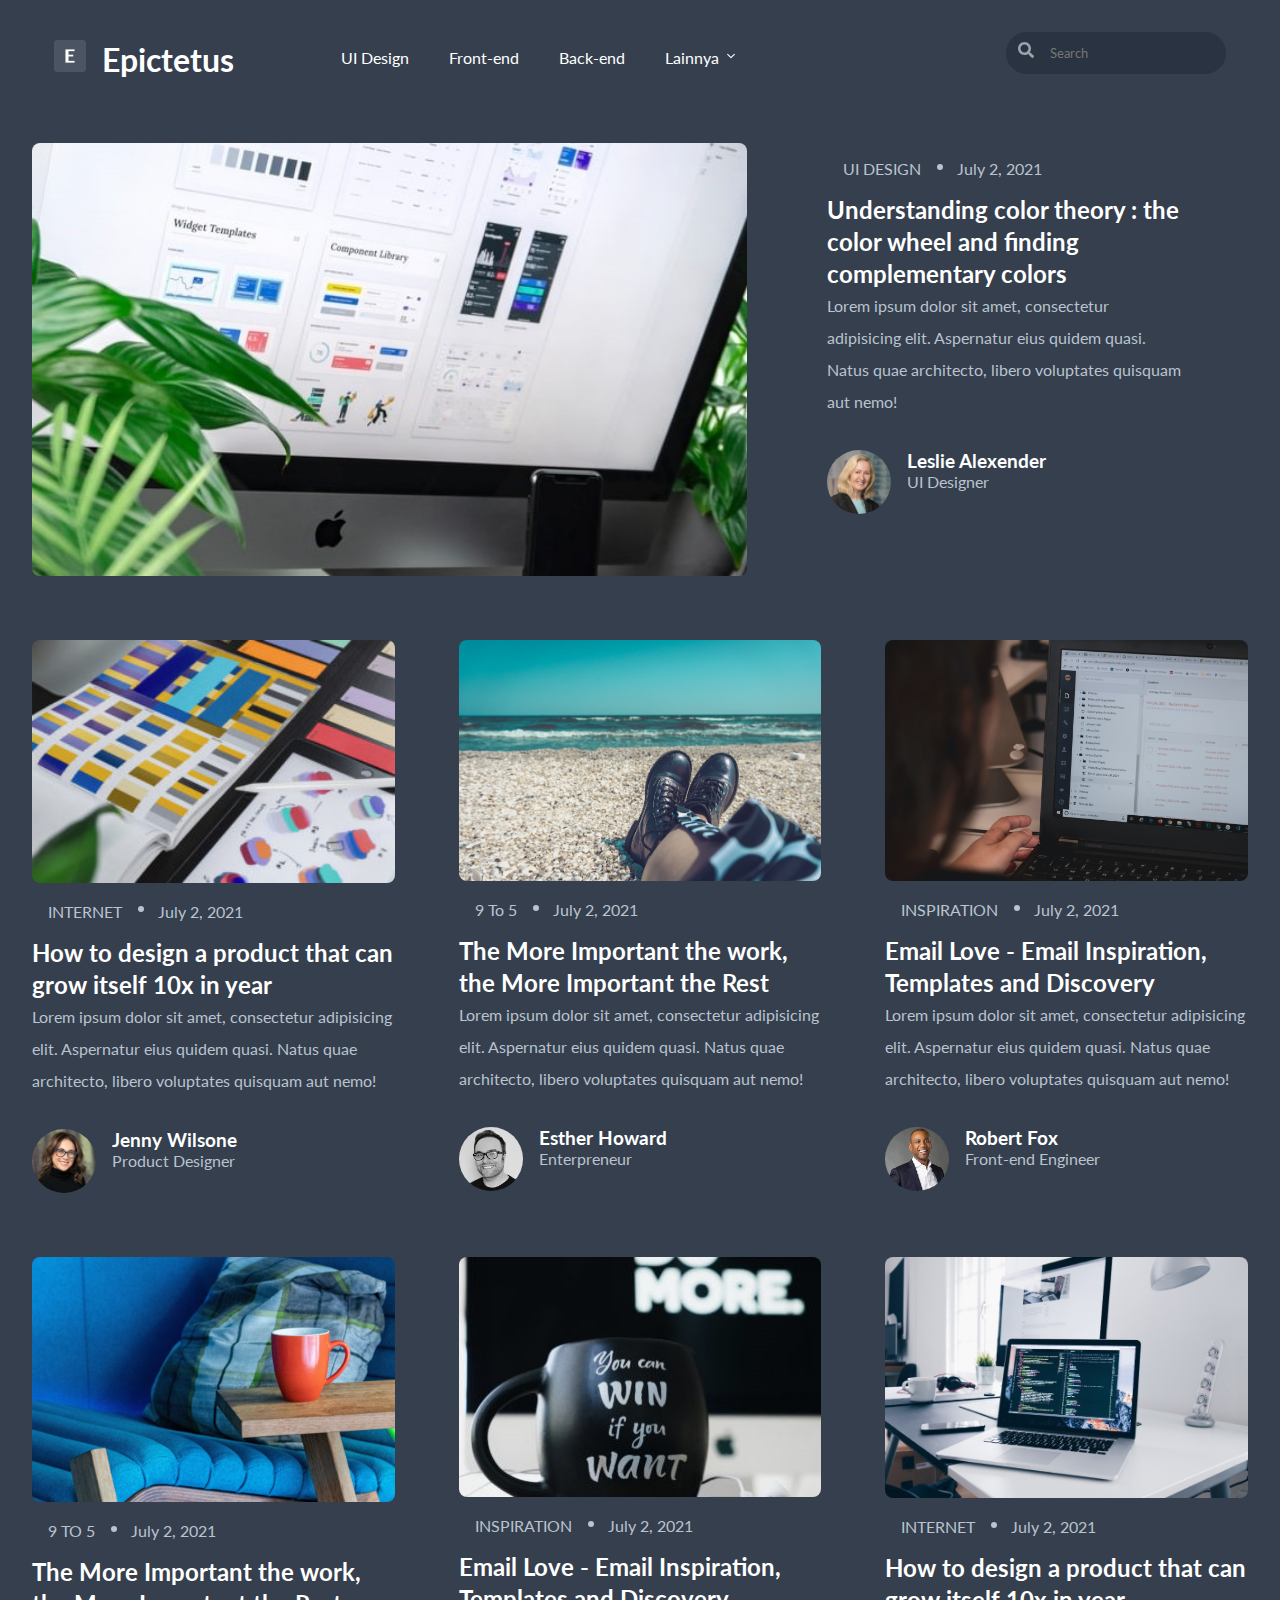
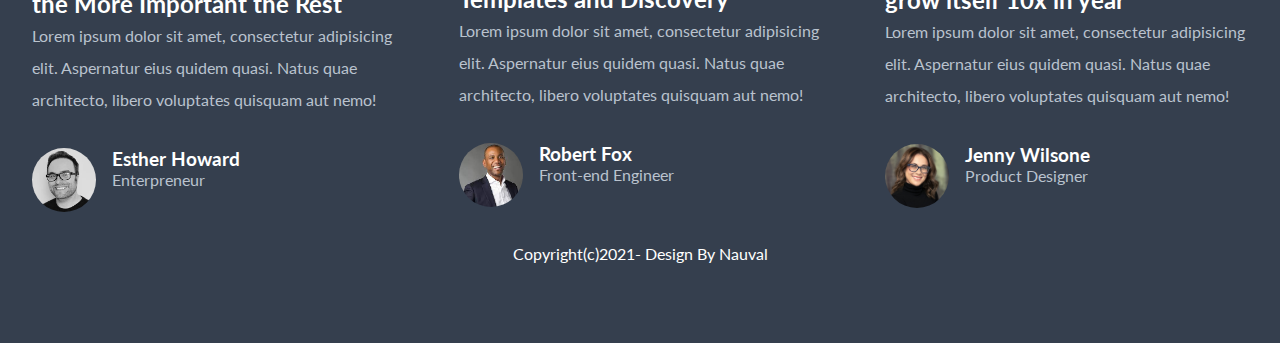
<file: index.html>
<!DOCTYPE html>
<html lang="en" dir="ltr">

<head>
  <meta charset="utf-8">
  <meta name="viewport" content="width=device-width, initial-scale=1.0"> <!-- displays site properly based on user's device -->
  <link rel="icon" type="image/png" href="image\favicon.png">
  <title>Epictetus</title>

  <!-- google fonts -->
  <link rel="preconnect" href="https://fonts.googleapis.com">
  <link rel="preconnect" href="https://fonts.gstatic.com" crossorigin>
  <link href="https://fonts.googleapis.com/css2?family=Lato:wght@300;400;700&display=swap" rel="stylesheet">

  <!-- style sheet -->
  <link rel="stylesheet" href="style.css">
</head>

<body>
  <nav>

    <!--navigation bar-->

    <button type="button" class="hamberger-menue" aria-controls="nav-link-ul" aria-expanded="false"><span class="sr-only"></span></button>

    <div class="brand-div">
      <img src="image\favicon.png" class="brandIcon" alt="brand Icon">
      <h1 class="brand-name">Epictetus</h1>
    </div>

    <div class="nav-item">
      <ul data-visible="false" id="nav-link-ul" class="nav-link-ul">
        <button class="menue-close" type="button" ></button>
        <li>
          <a class="nav-link" href="#UI-Design">UI Design</a>
        </li>
        <li>
          <a class="nav-link" href="#Front-end">Front-end</a>
        </li>
        <li>
          <a class="nav-link" href="#Back-end">Back-end</a>
        </li>
        <li>
          <a class="nav-link" href="#Lainnya">Lainnya</a> <button type="button" class="dropdown-btn"></button>
        </li>
      </ul>
    </div>
    <form class="search-form" action="#" data-visibility="false" >
      <button type="submit" class="search-icon"></button>
      <input class="search-bar" type="search" placeholder="Search" required>
    </form>
    <button type="button" class="menue-search"></button>
  </nav>

  <!-- blog posts -->
  <main id="home">

    <a href="detail-post1.html">
      <div class="first-blog card">
        <img class="card-img" src="image\a.jpg" alt="card-image">
        <div class="first-blog-txt">
          <p class="p1">UI DESIGN </p> <p class="p3"> July 2, 2021 </p>
          <h2>Understanding color theory : the color wheel and finding complementary colors</h2>
          <p class="p2">Lorem ipsum dolor sit amet, consectetur adipisicing elit. Aspernatur eius quidem quasi. Natus quae architecto, libero voluptates quisquam aut nemo!</p>
          <div class="profile-div">
            <img class="profile-img" src="image\profile-3.jpg" alt="profile-image">
            <div class="profile-sidebar">
              <h3 class="writter-name">Leslie Alexender</h3>
              <p class="occupation">UI Designer</p>
            </div>
          </div>
        </div>
      </div>
    </a>


    <div class="blogs">
      <a href="detail-post2.html">
        <div class="card">
          <img class="card-img" src="image\b.jpg" alt="card-image">
          <p class="p1">INTERNET</p> <p class="p3"> July 2, 2021 </p>
          <h2>How to design a product that can grow itself 10x in year</h2>
          <p class="p2">Lorem ipsum dolor sit amet, consectetur adipisicing elit. Aspernatur eius quidem quasi. Natus quae architecto, libero voluptates quisquam aut nemo!</p>
          <div class="profile-div">
            <img class="profile-img" src="image\profile-4.jpg" alt="profile-image">
            <div class="profile-sidebar">
              <h3 class="writter-name">Jenny Wilsone</h3>
              <p class="occupation">Product Designer</p>
            </div>
          </div>
        </div>
      </a>

      <a href="detail-post3.html">
        <div class="card">
          <img class="card-img" src="image\c.jpg" alt="card-image">
          <p class="p1">9 To 5</p> <p class="p3"> July 2, 2021 </p>
          <h2>The More Important the work, the More Important the Rest</h2>
          <p class="p2">Lorem ipsum dolor sit amet, consectetur adipisicing elit. Aspernatur eius quidem quasi. Natus quae architecto, libero voluptates quisquam aut nemo!</p>
          <div class="profile-div">
            <img class="profile-img" src="image\profile-2.jpg" alt="profile-image">
            <div class="profile-sidebar">
              <h3 class="writter-name">Esther Howard</h3>
              <p class="occupation">Enterpreneur</p>
            </div>
          </div>
        </div>
      </a>

      <a href="detail-post4.html">
        <div class="card">
          <img class="card-img" src="image\d.jpg" alt="card-image">
          <p class="p1">INSPIRATION</p> <p class="p3"> July 2, 2021 </p>
          <h2>Email Love - Email Inspiration, Templates and Discovery</h2>
          <p class="p2">Lorem ipsum dolor sit amet, consectetur adipisicing elit. Aspernatur eius quidem quasi. Natus quae architecto, libero voluptates quisquam aut nemo!</p>
          <div class="profile-div">
            <img class="profile-img" src="image\profile-1.jpg" alt="profile-image">
            <div class="profile-sidebar">
              <h3 class="writter-name">Robert Fox</h3>
              <p class="occupation">Front-end Engineer</p>
            </div>
          </div>
        </div>
      </a>

      <a href="detail-post5.html">
        <div class="card">
          <img class="card-img" src="image\e.jpg" alt="card-image">
          <p class="p1">9 TO 5</p> <p class="p3"> July 2, 2021 </p>
          <h2>The More Important the work, the More Important the Rest</h2>
          <p class="p2">Lorem ipsum dolor sit amet, consectetur adipisicing elit. Aspernatur eius quidem quasi. Natus quae architecto, libero voluptates quisquam aut nemo!</p>
          <div class="profile-div">
            <img class="profile-img" src="image\profile-2.jpg" alt="profile-image">
            <div class="profile-sidebar">
              <h3 class="writter-name">Esther Howard</h3>
              <p class="occupation">Enterpreneur</p>
            </div>
          </div>
        </div>
      </a>

      <a href="detail-post6.html">
        <div class="card">
          <img class="card-img" src="image\f.jpg" alt="card-image">
          <p class="p1">INSPIRATION</p> <p class="p3"> July 2, 2021 </p>
          <h2>Email Love - Email Inspiration, Templates and Discovery</h2>
          <p class="p2">Lorem ipsum dolor sit amet, consectetur adipisicing elit. Aspernatur eius quidem quasi. Natus quae architecto, libero voluptates quisquam aut nemo!</p>
          <div class="profile-div">
            <img class="profile-img" src="image\profile-1.jpg" alt="profile-image">
            <div class="profile-sidebar">
              <h3 class="writter-name">Robert Fox</h3>
              <p class="occupation">Front-end Engineer</p>
            </div>
          </div>
        </div>
      </a>

      <a href="detail-post7.html">
        <div class="last card">
          <img class="card-img" src="image\g.jpg" alt="card-image">
          <p class="p1">INTERNET</p> <p class="p3"> July 2, 2021 </p>
          <h2>How to design a product that can grow itself 10x in year</h2>
          <p class="p2">Lorem ipsum dolor sit amet, consectetur adipisicing elit. Aspernatur eius quidem quasi. Natus quae architecto, libero voluptates quisquam aut nemo!</p>
          <div class="profile-div">
            <img class="profile-img" src="image\profile-4.jpg" alt="profile-image">
            <div class="profile-sidebar">
              <h3 class="writter-name">Jenny Wilsone</h3>
              <p class="occupation">Product Designer</p>
            </div>
          </div>
        </div>
      </a>
    </div>
  </main>

  <!-- footer section -->
  <footer>
    <p class="p-footer">Copyright(c)2021- Design By Nauval</p>
  </footer>

  <!-- javascript file -->
  <script src="index.js" charset="utf-8"></script>
</body>

</html>
</file>
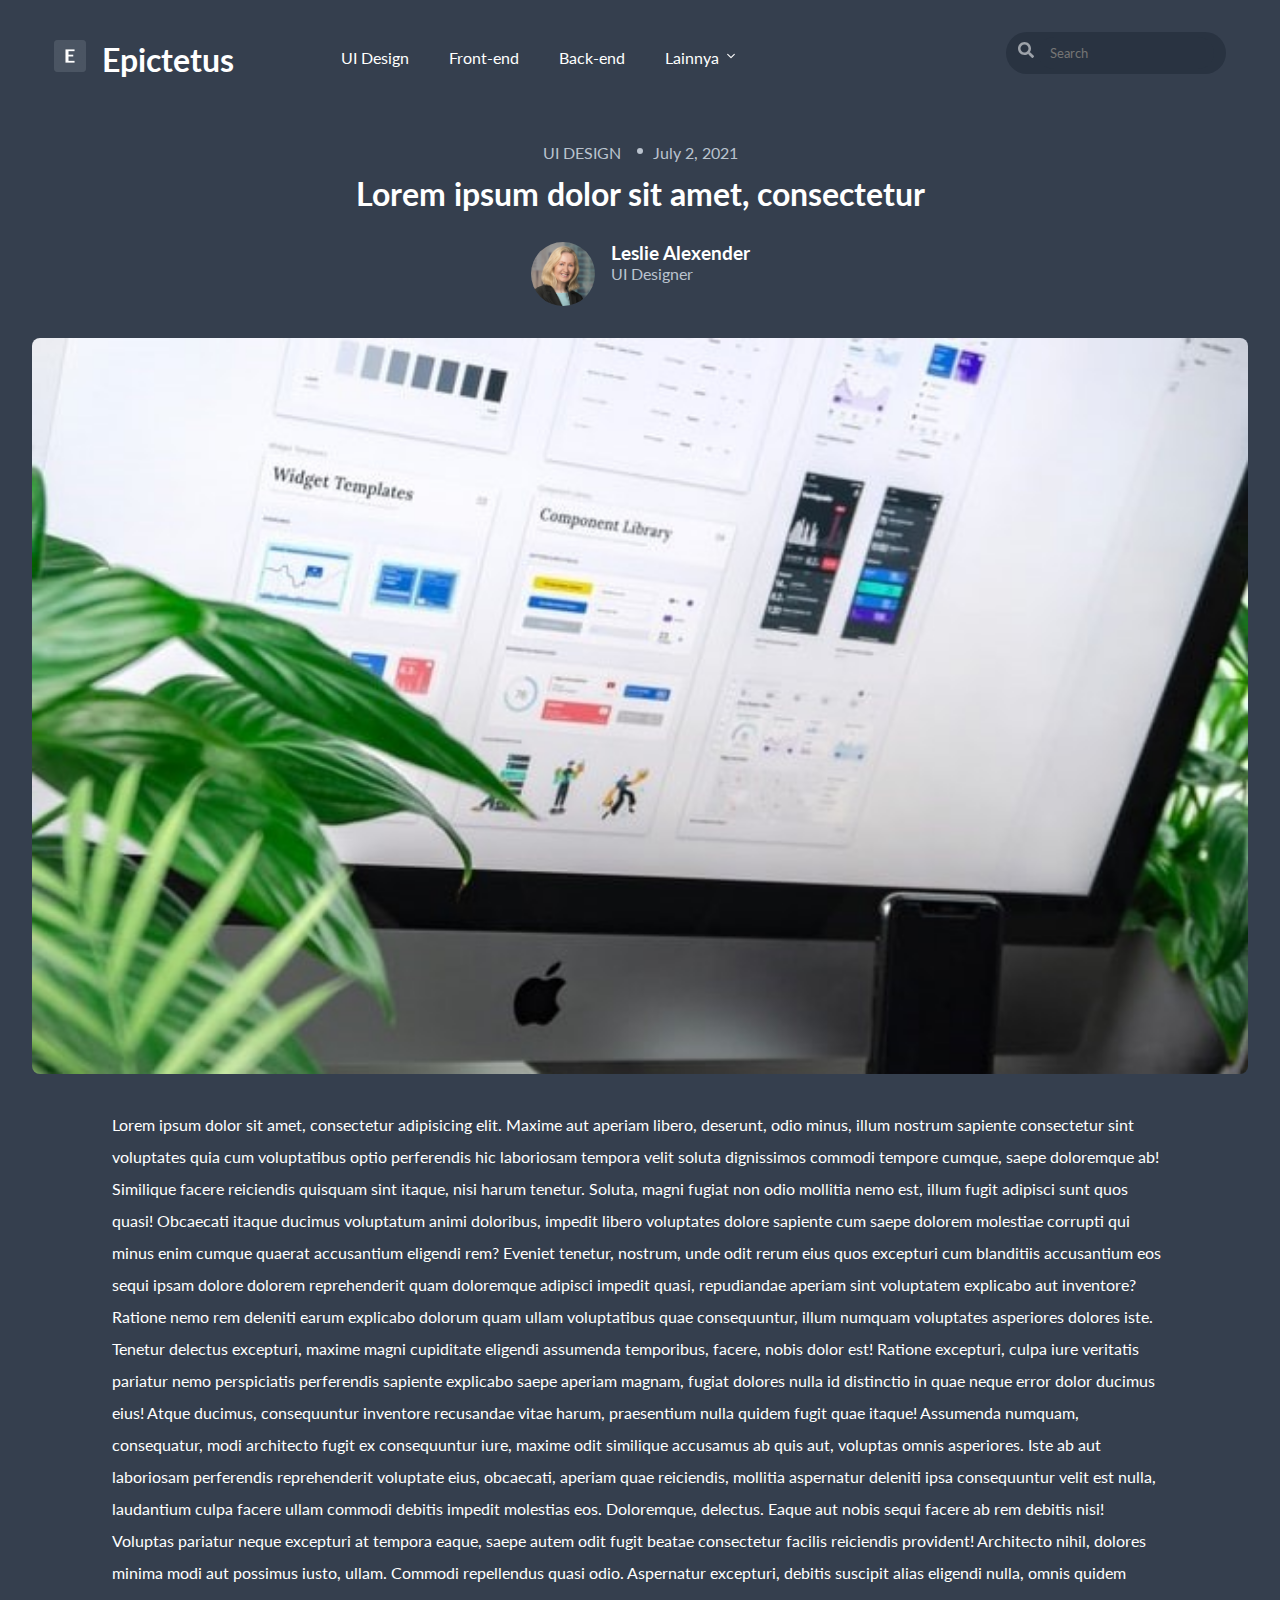
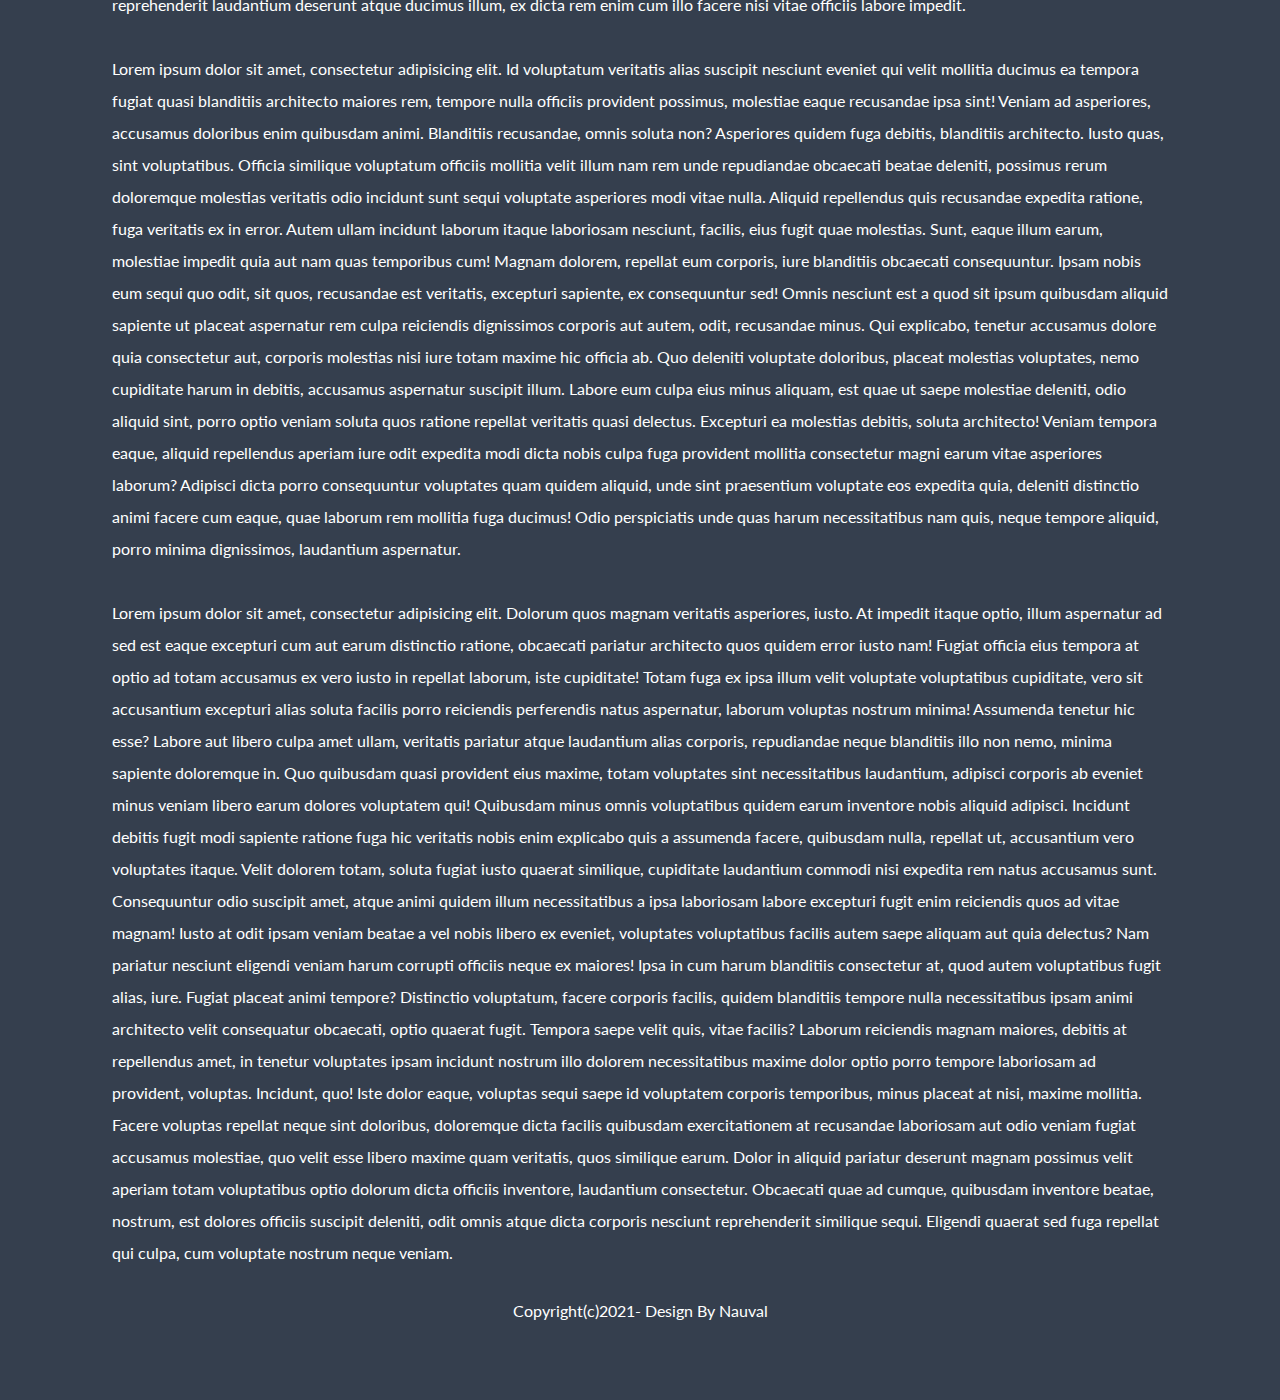
<file: detail-post1.html>
<!DOCTYPE html>
<html lang="en" dir="ltr">

<head>
  <meta charset="utf-8">
  <meta name="viewport" content="width=device-width, initial-scale=1.0"> <!-- displays site properly based on user's device -->
  <link rel="icon" type="image/png" href="image\favicon.png">
  <title>Epictetus</title>
  <!-- google fonts -->
  <link rel="preconnect" href="https://fonts.googleapis.com">
  <link rel="preconnect" href="https://fonts.gstatic.com" crossorigin>
  <link href="https://fonts.googleapis.com/css2?family=Lato:wght@300;400;700&display=swap" rel="stylesheet">

  <!-- style sheet -->
  <link rel="stylesheet" href="style.css">
</head>

<body>
  <nav>

    <!--navigation bar-->

    <button type="button" class="hamberger-menue" aria-controls="nav-link-ul" aria-expanded="false"><span class="sr-only"></span></button>

    <a href="index.html">
      <div class="brand-div">
        <img src="image\favicon.png" class="brandIcon" alt="brand Icon">
        <h1 class="brand-name">Epictetus</h1>
      </div>
    </a>

    <div class="nav-item">
      <ul data-visible="false" id="nav-link-ul" class="nav-link-ul">
        <button class="menue-close" type="button"></button>
        <li>
          <a class="nav-link" href="#UI Design">UI Design</a>
        </li>
        <li>
          <a class="nav-link" href="#Front-end">Front-end</a>
        </li>
        <li>
          <a class="nav-link" href="#Back-end">Back-end</a>
        </li>
        <li>
          <a class="nav-link" href="#Lainnya">Lainnya</a> <button type="button" class="dropdown-btn"></button>
        </li>
      </ul>
    </div>
    <form class="search-form" action="#" data-visibility="false" >
      <button type="submit" class="search-icon"></button>
      <input class="search-bar" type="search" placeholder="Search" required>
    </form>
    <button type="button" class="menue-search"></button>
  </nav>

  <!-- blog post -->
  <main>

    <section id="detail">

      <div class="card">
        <div class="type-date">
          <p class="p1">UI DESIGN </p>
          <p class="p3"> July 2, 2021 </p>
        </div>
        <h2>Lorem ipsum dolor sit amet, consectetur</h2>
        <div class="profile-div">
          <img class="profile-img" src="image\profile-3.jpg" alt="profile-image">
          <div class="profile-sidebar">
            <h3 class="writter-name">Leslie Alexender</h3>
            <p class="occupation">UI Designer</p>
          </div>
        </div>
        <img class="card-img" src="image\a.jpg" alt="card-image">


        <p class="p2">Lorem ipsum dolor sit amet, consectetur adipisicing elit. Maxime aut aperiam libero, deserunt, odio minus, illum nostrum sapiente consectetur sint voluptates quia cum voluptatibus optio perferendis hic laboriosam tempora velit
          soluta dignissimos commodi tempore cumque, saepe doloremque ab! Similique facere reiciendis quisquam sint itaque, nisi harum tenetur. Soluta, magni fugiat non odio mollitia nemo est, illum fugit adipisci sunt quos quasi! Obcaecati itaque
          ducimus voluptatum animi doloribus, impedit libero voluptates dolore sapiente cum saepe dolorem molestiae corrupti qui minus enim cumque quaerat accusantium eligendi rem? Eveniet tenetur, nostrum, unde odit rerum eius quos excepturi cum
          blanditiis accusantium eos sequi ipsam dolore dolorem reprehenderit quam doloremque adipisci impedit quasi, repudiandae aperiam sint voluptatem explicabo aut inventore? Ratione nemo rem deleniti earum explicabo dolorum quam ullam
          voluptatibus quae consequuntur, illum numquam voluptates asperiores dolores iste. Tenetur delectus excepturi, maxime magni cupiditate eligendi assumenda temporibus, facere, nobis dolor est! Ratione excepturi, culpa iure veritatis pariatur
          nemo perspiciatis perferendis sapiente explicabo saepe aperiam magnam, fugiat dolores nulla id distinctio in quae neque error dolor ducimus eius! Atque ducimus, consequuntur inventore recusandae vitae harum, praesentium nulla quidem fugit
          quae itaque! Assumenda numquam, consequatur, modi architecto fugit ex consequuntur iure, maxime odit similique accusamus ab quis aut, voluptas omnis asperiores. Iste ab aut laboriosam perferendis reprehenderit voluptate eius, obcaecati,
          aperiam quae reiciendis, mollitia aspernatur deleniti ipsa consequuntur velit est nulla, laudantium culpa facere ullam commodi debitis impedit molestias eos. Doloremque, delectus. Eaque aut nobis sequi facere ab rem debitis nisi! Voluptas
          pariatur neque excepturi at tempora eaque, saepe autem odit fugit beatae consectetur facilis reiciendis provident! Architecto nihil, dolores minima modi aut possimus iusto, ullam. Commodi repellendus quasi odio. Aspernatur excepturi,
          debitis suscipit alias eligendi nulla, omnis quidem reprehenderit laudantium deserunt atque ducimus illum, ex dicta rem enim cum illo facere nisi vitae officiis labore impedit.<br><br>Lorem ipsum dolor sit amet, consectetur adipisicing
          elit. Id voluptatum veritatis alias suscipit nesciunt eveniet qui velit mollitia ducimus ea tempora fugiat quasi blanditiis architecto maiores rem, tempore nulla officiis provident possimus, molestiae eaque recusandae ipsa sint! Veniam ad
          asperiores, accusamus doloribus enim quibusdam animi. Blanditiis recusandae, omnis soluta non? Asperiores quidem fuga debitis, blanditiis architecto. Iusto quas, sint voluptatibus. Officia similique voluptatum officiis mollitia velit illum
          nam rem unde repudiandae obcaecati beatae deleniti, possimus rerum doloremque molestias veritatis odio incidunt sunt sequi voluptate asperiores modi vitae nulla. Aliquid repellendus quis recusandae expedita ratione, fuga veritatis ex in
          error. Autem ullam incidunt laborum itaque laboriosam nesciunt, facilis, eius fugit quae molestias. Sunt, eaque illum earum, molestiae impedit quia aut nam quas temporibus cum! Magnam dolorem, repellat eum corporis, iure blanditiis
          obcaecati consequuntur. Ipsam nobis eum sequi quo odit, sit quos, recusandae est veritatis, excepturi sapiente, ex consequuntur sed! Omnis nesciunt est a quod sit ipsum quibusdam aliquid sapiente ut placeat aspernatur rem culpa reiciendis
          dignissimos corporis aut autem, odit, recusandae minus. Qui explicabo, tenetur accusamus dolore quia consectetur aut, corporis molestias nisi iure totam maxime hic officia ab. Quo deleniti voluptate doloribus, placeat molestias voluptates,
          nemo cupiditate harum in debitis, accusamus aspernatur suscipit illum. Labore eum culpa eius minus aliquam, est quae ut saepe molestiae deleniti, odio aliquid sint, porro optio veniam soluta quos ratione repellat veritatis quasi delectus.
          Excepturi ea molestias debitis, soluta architecto! Veniam tempora eaque, aliquid repellendus aperiam iure odit expedita modi dicta nobis culpa fuga provident mollitia consectetur magni earum vitae asperiores laborum? Adipisci dicta porro
          consequuntur voluptates quam quidem aliquid, unde sint praesentium voluptate eos expedita quia, deleniti distinctio animi facere cum eaque, quae laborum rem mollitia fuga ducimus! Odio perspiciatis unde quas harum necessitatibus nam quis,
          neque tempore aliquid, porro minima dignissimos, laudantium aspernatur.<br><br>Lorem ipsum dolor sit amet, consectetur adipisicing elit. Dolorum quos magnam veritatis asperiores, iusto. At impedit itaque optio, illum aspernatur ad sed est
          eaque excepturi cum aut earum distinctio ratione, obcaecati pariatur architecto quos quidem error iusto nam! Fugiat officia eius tempora at optio ad totam accusamus ex vero iusto in repellat laborum, iste cupiditate! Totam fuga ex ipsa
          illum velit voluptate voluptatibus cupiditate, vero sit accusantium excepturi alias soluta facilis porro reiciendis perferendis natus aspernatur, laborum voluptas nostrum minima! Assumenda tenetur hic esse? Labore aut libero culpa amet
          ullam, veritatis pariatur atque laudantium alias corporis, repudiandae neque blanditiis illo non nemo, minima sapiente doloremque in. Quo quibusdam quasi provident eius maxime, totam voluptates sint necessitatibus laudantium, adipisci
          corporis ab eveniet minus veniam libero earum dolores voluptatem qui! Quibusdam minus omnis voluptatibus quidem earum inventore nobis aliquid adipisci. Incidunt debitis fugit modi sapiente ratione fuga hic veritatis nobis enim explicabo
          quis a assumenda facere, quibusdam nulla, repellat ut, accusantium vero voluptates itaque. Velit dolorem totam, soluta fugiat iusto quaerat similique, cupiditate laudantium commodi nisi expedita rem natus accusamus sunt. Consequuntur odio
          suscipit amet, atque animi quidem illum necessitatibus a ipsa laboriosam labore excepturi fugit enim reiciendis quos ad vitae magnam! Iusto at odit ipsam veniam beatae a vel nobis libero ex eveniet, voluptates voluptatibus facilis autem
          saepe aliquam aut quia delectus? Nam pariatur nesciunt eligendi veniam harum corrupti officiis neque ex maiores! Ipsa in cum harum blanditiis consectetur at, quod autem voluptatibus fugit alias, iure. Fugiat placeat animi tempore?
          Distinctio voluptatum, facere corporis facilis, quidem blanditiis tempore nulla necessitatibus ipsam animi architecto velit consequatur obcaecati, optio quaerat fugit. Tempora saepe velit quis, vitae facilis? Laborum reiciendis magnam
          maiores, debitis at repellendus amet, in tenetur voluptates ipsam incidunt nostrum illo dolorem necessitatibus maxime dolor optio porro tempore laboriosam ad provident, voluptas. Incidunt, quo! Iste dolor eaque, voluptas sequi saepe id
          voluptatem corporis temporibus, minus placeat at nisi, maxime mollitia. Facere voluptas repellat neque sint doloribus, doloremque dicta facilis quibusdam exercitationem at recusandae laboriosam aut odio veniam fugiat accusamus molestiae,
          quo velit esse libero maxime quam veritatis, quos similique earum. Dolor in aliquid pariatur deserunt magnam possimus velit aperiam totam voluptatibus optio dolorum dicta officiis inventore, laudantium consectetur. Obcaecati quae ad cumque,
          quibusdam inventore beatae, nostrum, est dolores officiis suscipit deleniti, odit omnis atque dicta corporis nesciunt reprehenderit similique sequi. Eligendi quaerat sed fuga repellat qui culpa, cum voluptate nostrum neque veniam.</p>

      </div>

    </section>

  </main>

  <!-- footer section -->
  <footer>
    <p class="p-footer">Copyright(c)2021- Design By Nauval</p>
  </footer>

  <!-- javascript file -->
  <script src="index.js" charset="utf-8"></script>
</body>

</html>
</file>
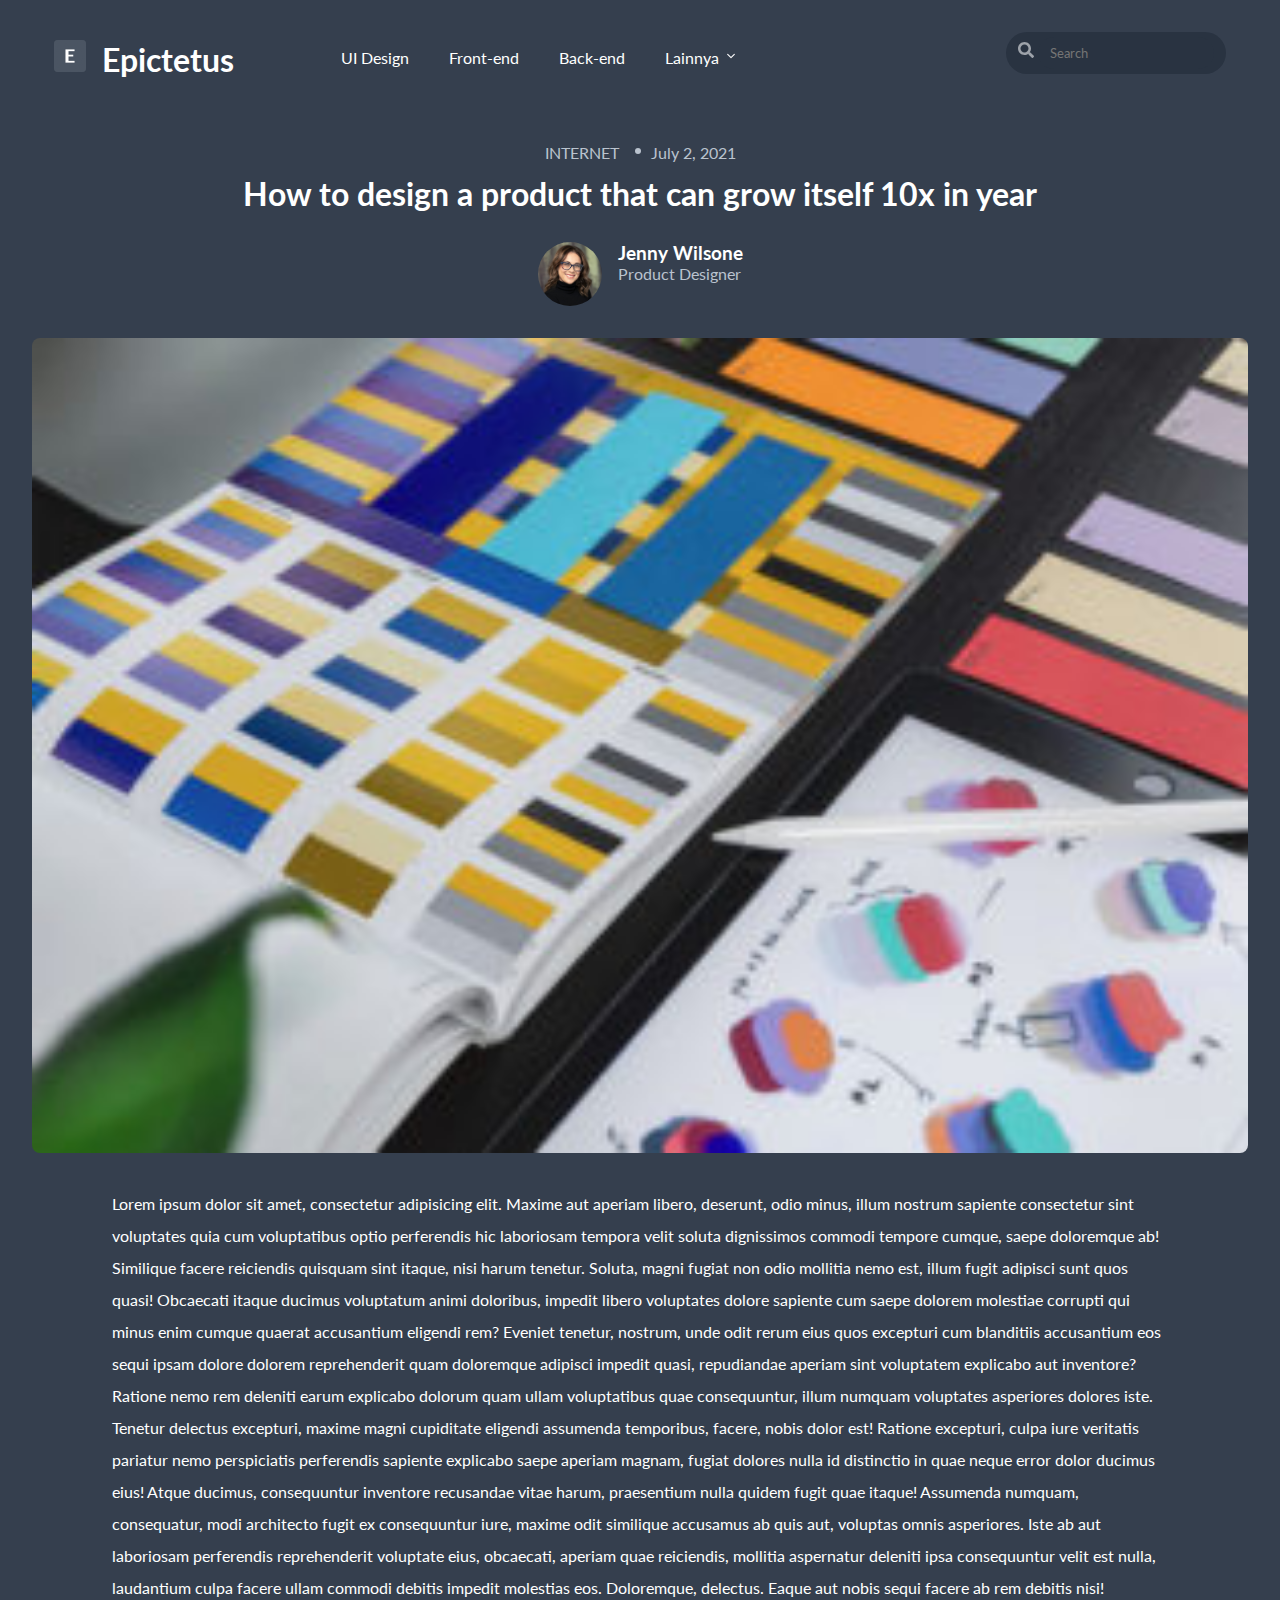
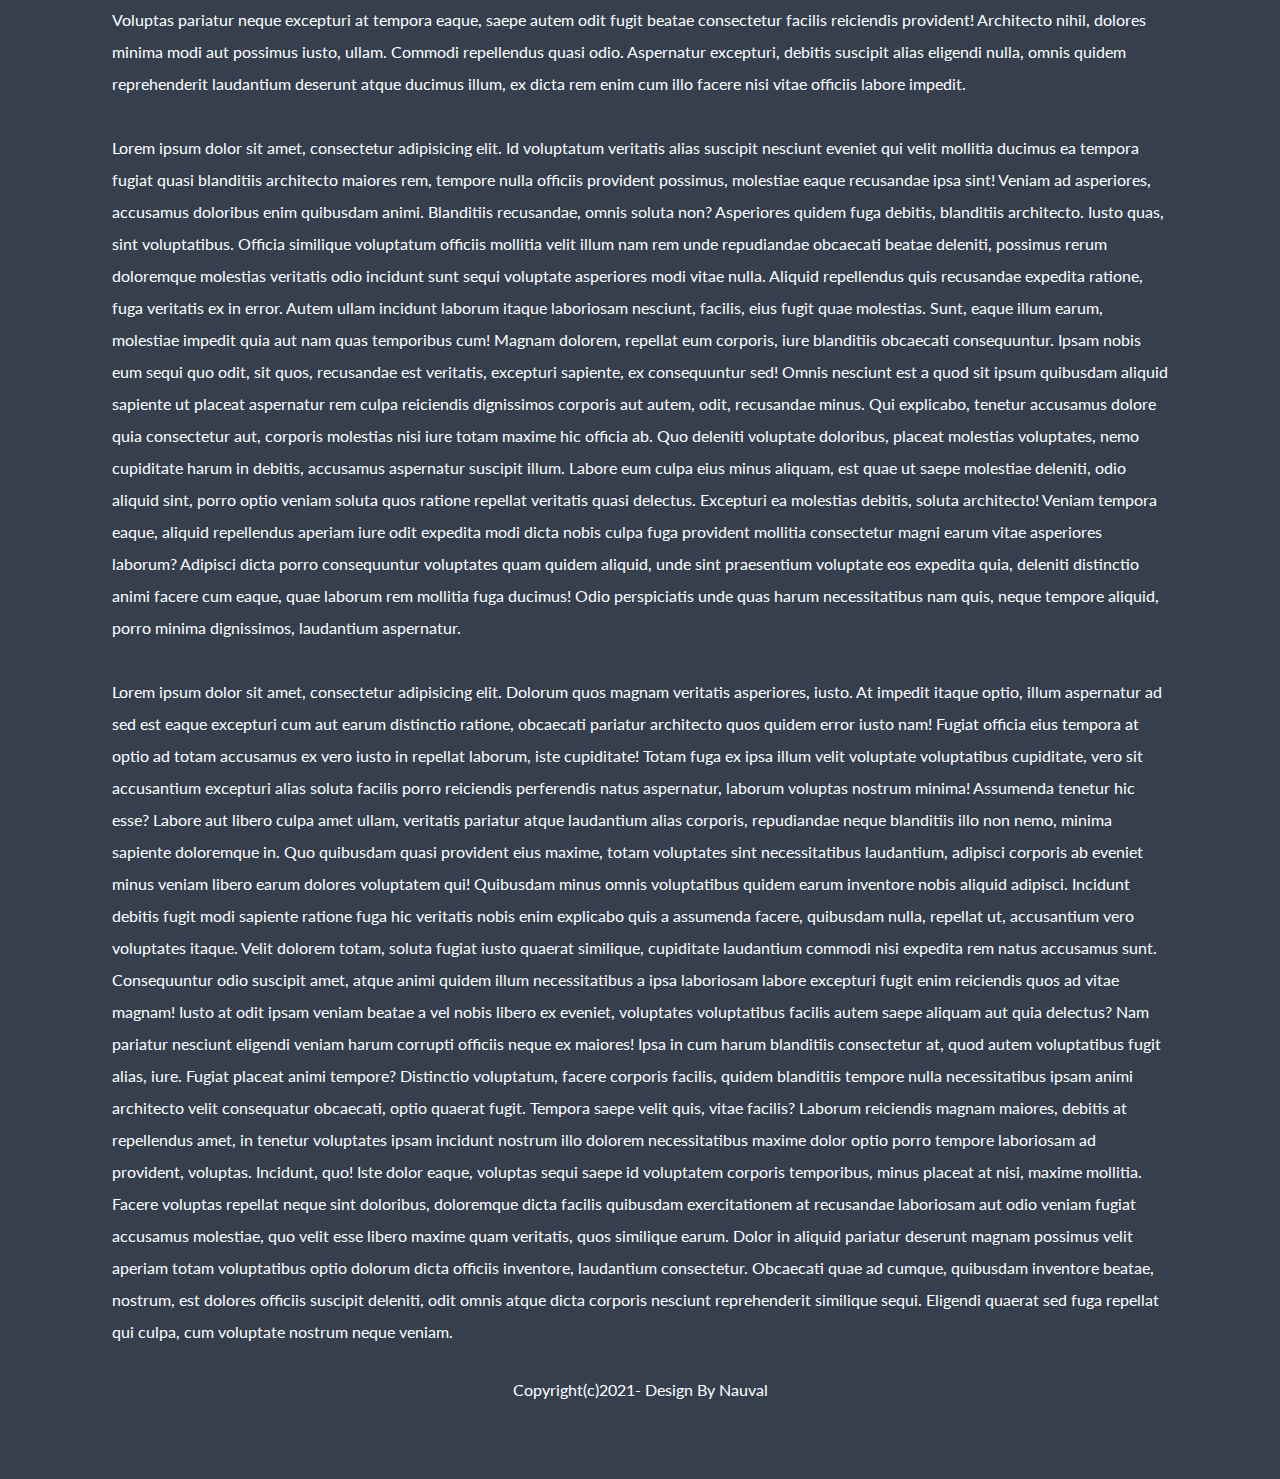
<file: detail-post2.html>
<!DOCTYPE html>
<html lang="en" dir="ltr">

<head>
  <meta charset="utf-8">
  <meta name="viewport" content="width=device-width, initial-scale=1.0"> <!-- displays site properly based on user's device -->
  <link rel="icon" type="image/png" href="image\favicon.png">
  <title>Epictetus</title>
  <!-- google fonts -->
  <link rel="preconnect" href="https://fonts.googleapis.com">
  <link rel="preconnect" href="https://fonts.gstatic.com" crossorigin>
  <link href="https://fonts.googleapis.com/css2?family=Lato:wght@300;400;700&display=swap" rel="stylesheet">

  <!-- style sheet -->
  <link rel="stylesheet" href="style.css">
</head>

<body>
  <nav>

    <!--navigation bar-->

    <button type="button" class="hamberger-menue" aria-controls="nav-link-ul" aria-expanded="false"><span class="sr-only"></span></button>

    <a href="index.html">
      <div class="brand-div">
        <img src="image\favicon.png" class="brandIcon" alt="brand Icon">
        <h1 class="brand-name">Epictetus</h1>
      </div>
    </a>

    <div class="nav-item">
      <ul data-visible="false" id="nav-link-ul" class="nav-link-ul">
        <button class="menue-close" type="button"></button>
        <li>
          <a class="nav-link" href="#UI Design">UI Design</a>
        </li>
        <li>
          <a class="nav-link" href="#Front-end">Front-end</a>
        </li>
        <li>
          <a class="nav-link" href="#Back-end">Back-end</a>
        </li>
        <li>
          <a class="nav-link" href="#Lainnya">Lainnya</a> <button type="button" class="dropdown-btn"></button>
        </li>
      </ul>
    </div>
    <form class="search-form" action="#" data-visibility="false" >
      <button type="submit" class="search-icon"></button>
      <input class="search-bar" type="search" placeholder="Search" required>
    </form>
    <button type="button" class="menue-search"></button>
  </nav>

  <!-- blog post -->
  <main>

    <section id="detail">

      <div class="card">
        <div class="type-date">
          <p class="p1">INTERNET</p>
          <p class="p3"> July 2, 2021 </p>
        </div>
        <h2>How to design a product that can grow itself 10x in year</h2>
        <div class="profile-div">
          <img class="profile-img" src="image\profile-4.jpg" alt="profile-image">
          <div class="profile-sidebar">
            <h3 class="writter-name">Jenny Wilsone</h3>
            <p class="occupation">Product Designer</p>
          </div>
        </div>
        <img class="card-img" src="image\b.jpg" alt="card-image">


        <p class="p2">Lorem ipsum dolor sit amet, consectetur adipisicing elit. Maxime aut aperiam libero, deserunt, odio minus, illum nostrum sapiente consectetur sint voluptates quia cum voluptatibus optio perferendis hic laboriosam tempora velit
          soluta dignissimos commodi tempore cumque, saepe doloremque ab! Similique facere reiciendis quisquam sint itaque, nisi harum tenetur. Soluta, magni fugiat non odio mollitia nemo est, illum fugit adipisci sunt quos quasi! Obcaecati itaque
          ducimus voluptatum animi doloribus, impedit libero voluptates dolore sapiente cum saepe dolorem molestiae corrupti qui minus enim cumque quaerat accusantium eligendi rem? Eveniet tenetur, nostrum, unde odit rerum eius quos excepturi cum
          blanditiis accusantium eos sequi ipsam dolore dolorem reprehenderit quam doloremque adipisci impedit quasi, repudiandae aperiam sint voluptatem explicabo aut inventore? Ratione nemo rem deleniti earum explicabo dolorum quam ullam
          voluptatibus quae consequuntur, illum numquam voluptates asperiores dolores iste. Tenetur delectus excepturi, maxime magni cupiditate eligendi assumenda temporibus, facere, nobis dolor est! Ratione excepturi, culpa iure veritatis pariatur
          nemo perspiciatis perferendis sapiente explicabo saepe aperiam magnam, fugiat dolores nulla id distinctio in quae neque error dolor ducimus eius! Atque ducimus, consequuntur inventore recusandae vitae harum, praesentium nulla quidem fugit
          quae itaque! Assumenda numquam, consequatur, modi architecto fugit ex consequuntur iure, maxime odit similique accusamus ab quis aut, voluptas omnis asperiores. Iste ab aut laboriosam perferendis reprehenderit voluptate eius, obcaecati,
          aperiam quae reiciendis, mollitia aspernatur deleniti ipsa consequuntur velit est nulla, laudantium culpa facere ullam commodi debitis impedit molestias eos. Doloremque, delectus. Eaque aut nobis sequi facere ab rem debitis nisi! Voluptas
          pariatur neque excepturi at tempora eaque, saepe autem odit fugit beatae consectetur facilis reiciendis provident! Architecto nihil, dolores minima modi aut possimus iusto, ullam. Commodi repellendus quasi odio. Aspernatur excepturi,
          debitis suscipit alias eligendi nulla, omnis quidem reprehenderit laudantium deserunt atque ducimus illum, ex dicta rem enim cum illo facere nisi vitae officiis labore impedit.<br><br>Lorem ipsum dolor sit amet, consectetur adipisicing
          elit. Id voluptatum veritatis alias suscipit nesciunt eveniet qui velit mollitia ducimus ea tempora fugiat quasi blanditiis architecto maiores rem, tempore nulla officiis provident possimus, molestiae eaque recusandae ipsa sint! Veniam ad
          asperiores, accusamus doloribus enim quibusdam animi. Blanditiis recusandae, omnis soluta non? Asperiores quidem fuga debitis, blanditiis architecto. Iusto quas, sint voluptatibus. Officia similique voluptatum officiis mollitia velit illum
          nam rem unde repudiandae obcaecati beatae deleniti, possimus rerum doloremque molestias veritatis odio incidunt sunt sequi voluptate asperiores modi vitae nulla. Aliquid repellendus quis recusandae expedita ratione, fuga veritatis ex in
          error. Autem ullam incidunt laborum itaque laboriosam nesciunt, facilis, eius fugit quae molestias. Sunt, eaque illum earum, molestiae impedit quia aut nam quas temporibus cum! Magnam dolorem, repellat eum corporis, iure blanditiis
          obcaecati consequuntur. Ipsam nobis eum sequi quo odit, sit quos, recusandae est veritatis, excepturi sapiente, ex consequuntur sed! Omnis nesciunt est a quod sit ipsum quibusdam aliquid sapiente ut placeat aspernatur rem culpa reiciendis
          dignissimos corporis aut autem, odit, recusandae minus. Qui explicabo, tenetur accusamus dolore quia consectetur aut, corporis molestias nisi iure totam maxime hic officia ab. Quo deleniti voluptate doloribus, placeat molestias voluptates,
          nemo cupiditate harum in debitis, accusamus aspernatur suscipit illum. Labore eum culpa eius minus aliquam, est quae ut saepe molestiae deleniti, odio aliquid sint, porro optio veniam soluta quos ratione repellat veritatis quasi delectus.
          Excepturi ea molestias debitis, soluta architecto! Veniam tempora eaque, aliquid repellendus aperiam iure odit expedita modi dicta nobis culpa fuga provident mollitia consectetur magni earum vitae asperiores laborum? Adipisci dicta porro
          consequuntur voluptates quam quidem aliquid, unde sint praesentium voluptate eos expedita quia, deleniti distinctio animi facere cum eaque, quae laborum rem mollitia fuga ducimus! Odio perspiciatis unde quas harum necessitatibus nam quis,
          neque tempore aliquid, porro minima dignissimos, laudantium aspernatur.<br><br>Lorem ipsum dolor sit amet, consectetur adipisicing elit. Dolorum quos magnam veritatis asperiores, iusto. At impedit itaque optio, illum aspernatur ad sed est
          eaque excepturi cum aut earum distinctio ratione, obcaecati pariatur architecto quos quidem error iusto nam! Fugiat officia eius tempora at optio ad totam accusamus ex vero iusto in repellat laborum, iste cupiditate! Totam fuga ex ipsa
          illum velit voluptate voluptatibus cupiditate, vero sit accusantium excepturi alias soluta facilis porro reiciendis perferendis natus aspernatur, laborum voluptas nostrum minima! Assumenda tenetur hic esse? Labore aut libero culpa amet
          ullam, veritatis pariatur atque laudantium alias corporis, repudiandae neque blanditiis illo non nemo, minima sapiente doloremque in. Quo quibusdam quasi provident eius maxime, totam voluptates sint necessitatibus laudantium, adipisci
          corporis ab eveniet minus veniam libero earum dolores voluptatem qui! Quibusdam minus omnis voluptatibus quidem earum inventore nobis aliquid adipisci. Incidunt debitis fugit modi sapiente ratione fuga hic veritatis nobis enim explicabo
          quis a assumenda facere, quibusdam nulla, repellat ut, accusantium vero voluptates itaque. Velit dolorem totam, soluta fugiat iusto quaerat similique, cupiditate laudantium commodi nisi expedita rem natus accusamus sunt. Consequuntur odio
          suscipit amet, atque animi quidem illum necessitatibus a ipsa laboriosam labore excepturi fugit enim reiciendis quos ad vitae magnam! Iusto at odit ipsam veniam beatae a vel nobis libero ex eveniet, voluptates voluptatibus facilis autem
          saepe aliquam aut quia delectus? Nam pariatur nesciunt eligendi veniam harum corrupti officiis neque ex maiores! Ipsa in cum harum blanditiis consectetur at, quod autem voluptatibus fugit alias, iure. Fugiat placeat animi tempore?
          Distinctio voluptatum, facere corporis facilis, quidem blanditiis tempore nulla necessitatibus ipsam animi architecto velit consequatur obcaecati, optio quaerat fugit. Tempora saepe velit quis, vitae facilis? Laborum reiciendis magnam
          maiores, debitis at repellendus amet, in tenetur voluptates ipsam incidunt nostrum illo dolorem necessitatibus maxime dolor optio porro tempore laboriosam ad provident, voluptas. Incidunt, quo! Iste dolor eaque, voluptas sequi saepe id
          voluptatem corporis temporibus, minus placeat at nisi, maxime mollitia. Facere voluptas repellat neque sint doloribus, doloremque dicta facilis quibusdam exercitationem at recusandae laboriosam aut odio veniam fugiat accusamus molestiae,
          quo velit esse libero maxime quam veritatis, quos similique earum. Dolor in aliquid pariatur deserunt magnam possimus velit aperiam totam voluptatibus optio dolorum dicta officiis inventore, laudantium consectetur. Obcaecati quae ad cumque,
          quibusdam inventore beatae, nostrum, est dolores officiis suscipit deleniti, odit omnis atque dicta corporis nesciunt reprehenderit similique sequi. Eligendi quaerat sed fuga repellat qui culpa, cum voluptate nostrum neque veniam.</p>

      </div>

    </section>

  </main>

  <!-- footer section -->
  <footer>
    <p class="p-footer">Copyright(c)2021- Design By Nauval</p>
  </footer>

  <!-- javascript file -->
  <script src="index.js" charset="utf-8"></script>
</body>

</html>
</file>
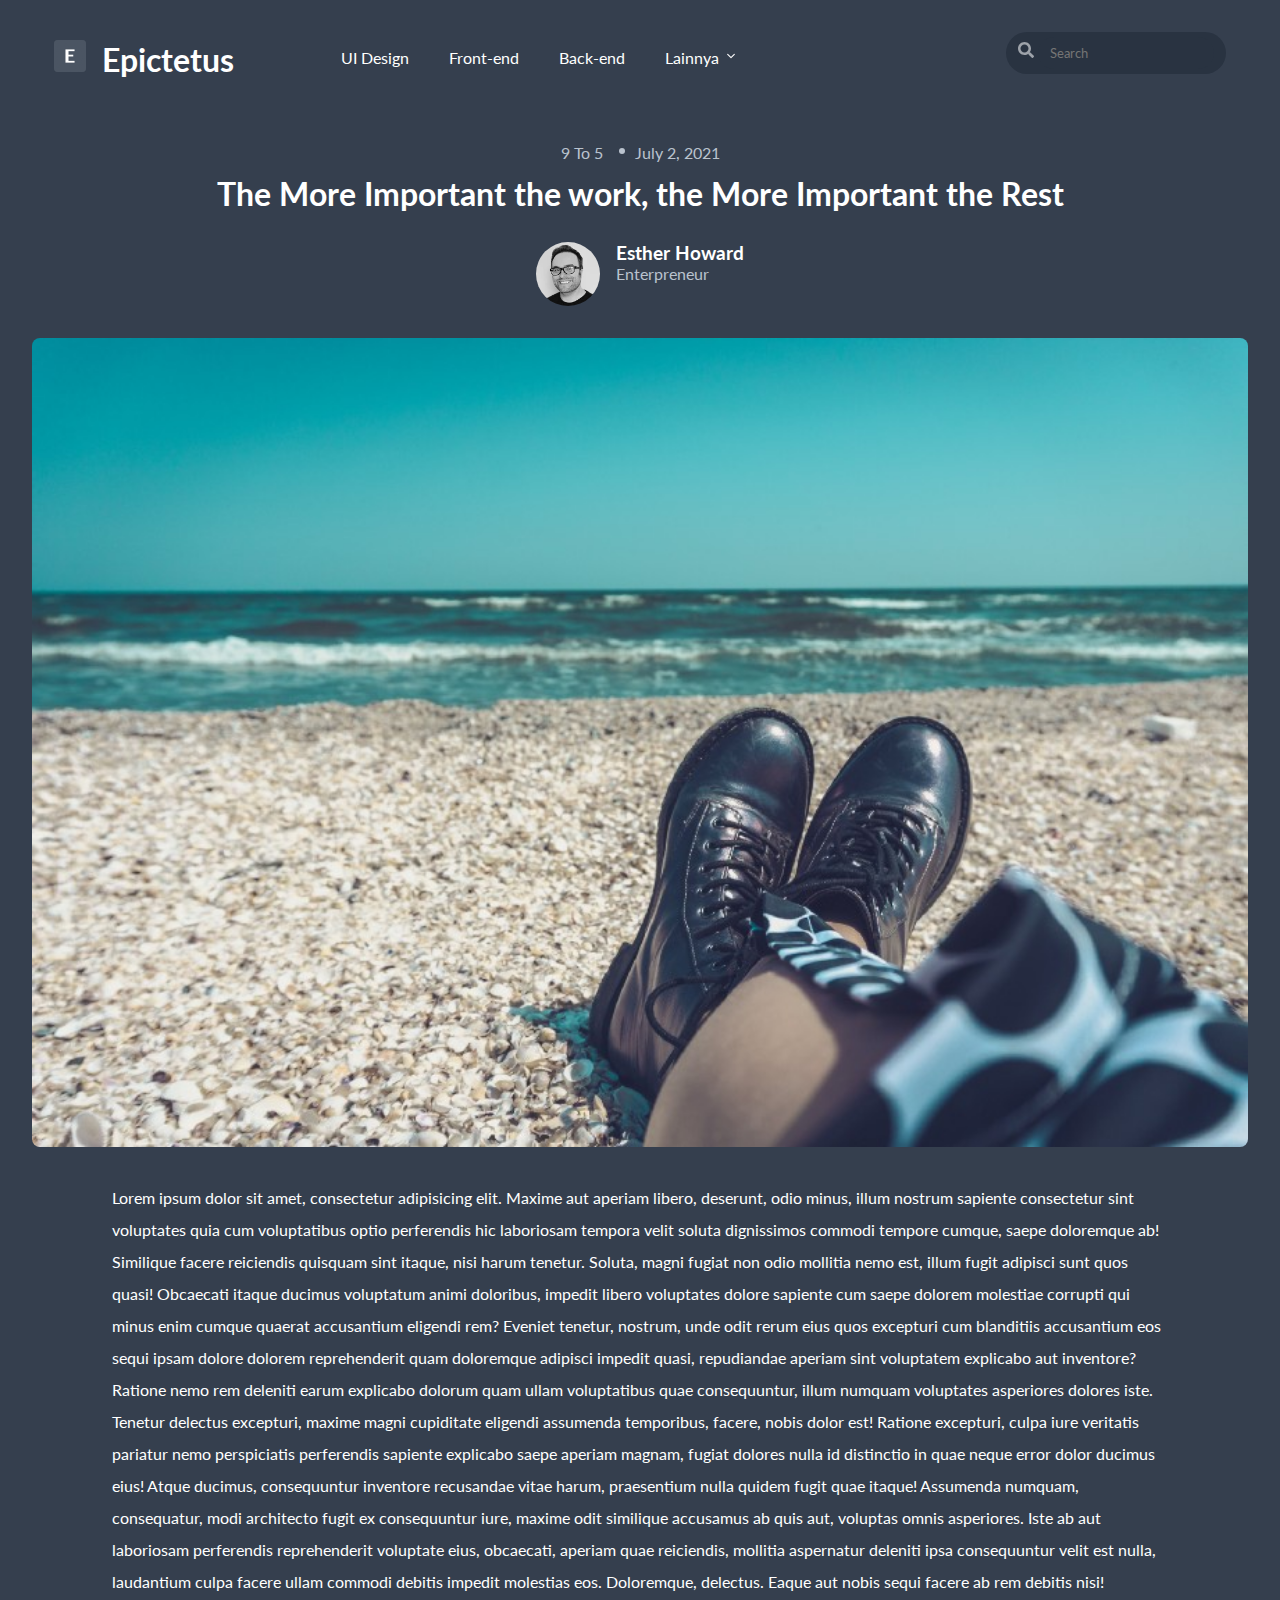
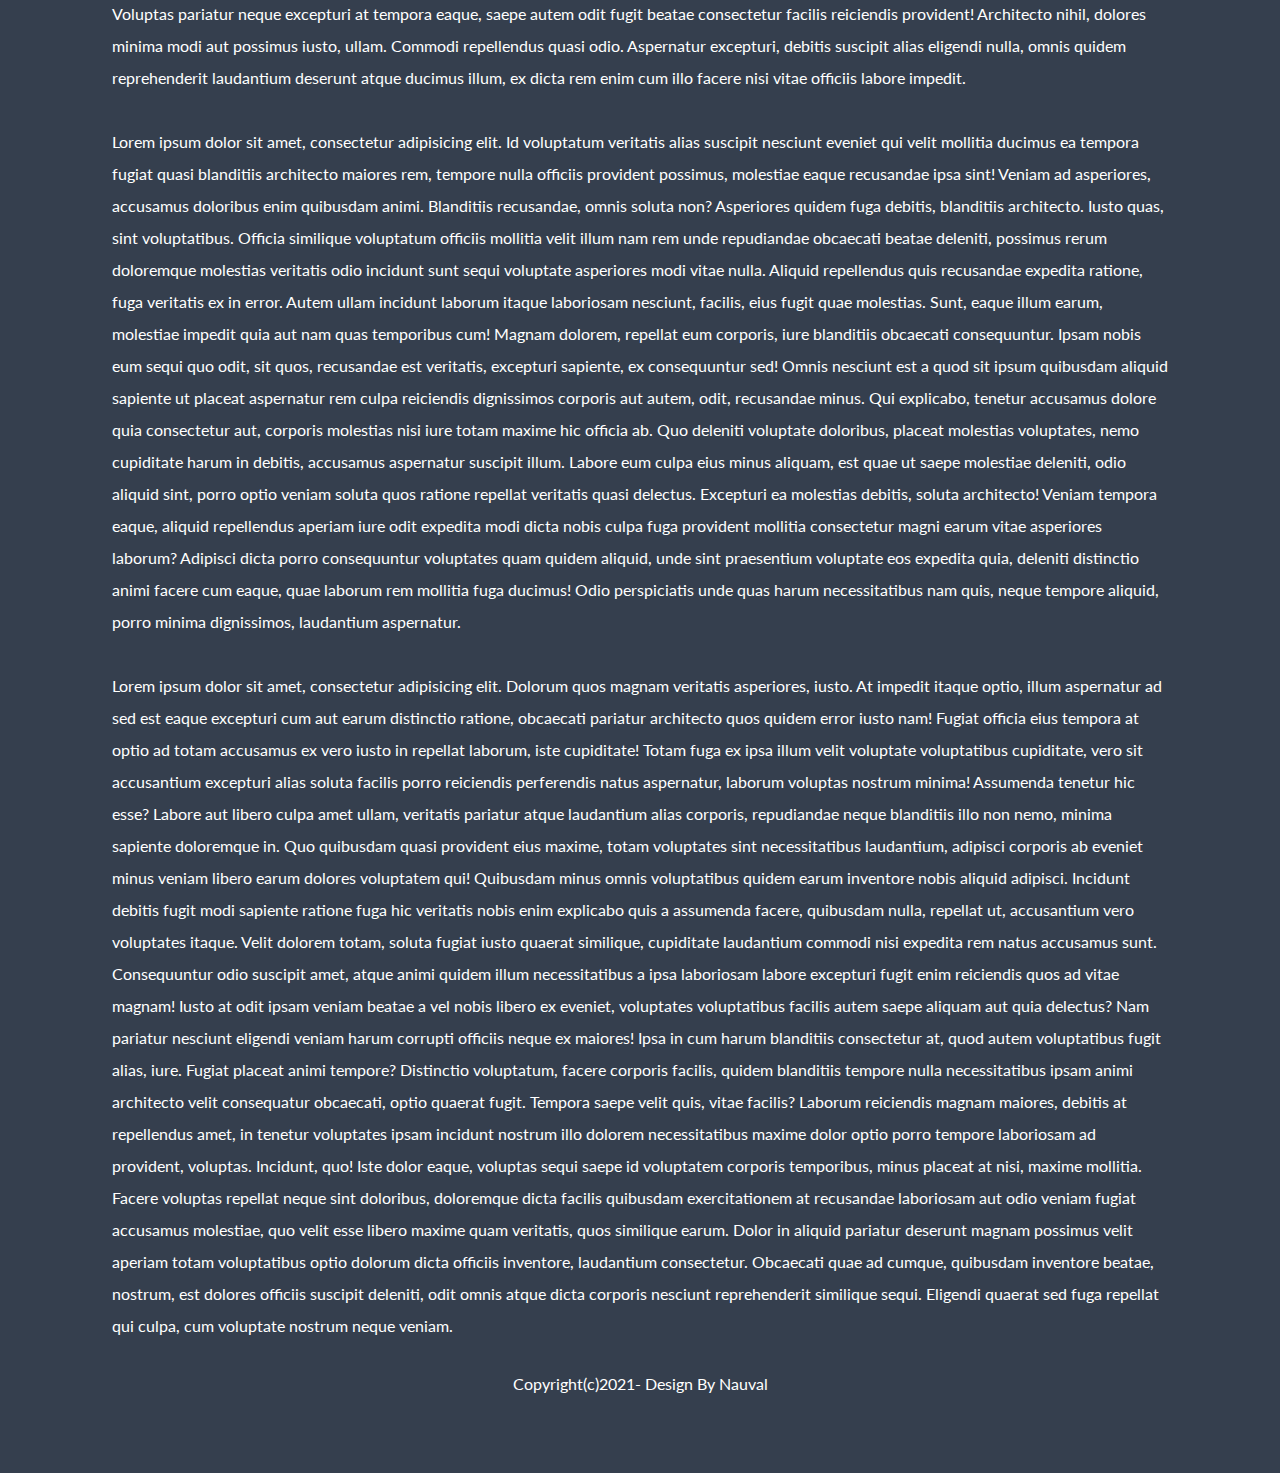
<file: detail-post3.html>
<!DOCTYPE html>
<html lang="en" dir="ltr">

<head>
  <meta charset="utf-8">
  <meta name="viewport" content="width=device-width, initial-scale=1.0"> <!-- displays site properly based on user's device -->
  <link rel="icon" type="image/png" href="image\favicon.png">
  <title>Epictetus</title>
  <!-- google fonts -->
  <link rel="preconnect" href="https://fonts.googleapis.com">
  <link rel="preconnect" href="https://fonts.gstatic.com" crossorigin>
  <link href="https://fonts.googleapis.com/css2?family=Lato:wght@300;400;700&display=swap" rel="stylesheet">

  <!-- style sheet -->
  <link rel="stylesheet" href="style.css">
</head>

<body>
  <nav>

    <!--navigation bar-->

    <button type="button" class="hamberger-menue" aria-controls="nav-link-ul" aria-expanded="false"><span class="sr-only"></span></button>

    <a href="index.html">
      <div class="brand-div">
        <img src="image\favicon.png" class="brandIcon" alt="brand Icon">
        <h1 class="brand-name">Epictetus</h1>
      </div>
    </a>

    <div class="nav-item">
      <ul data-visible="false" id="nav-link-ul" class="nav-link-ul">
        <button class="menue-close" type="button"></button>
        <li>
          <a class="nav-link" href="#UI Design">UI Design</a>
        </li>
        <li>
          <a class="nav-link" href="#Front-end">Front-end</a>
        </li>
        <li>
          <a class="nav-link" href="#Back-end">Back-end</a>
        </li>
        <li>
          <a class="nav-link" href="#Lainnya">Lainnya</a> <button type="button" class="dropdown-btn"></button>
        </li>
      </ul>
    </div>
    <form class="search-form" action="#" data-visibility="false" >
      <button type="submit" class="search-icon"></button>
      <input class="search-bar" type="search" placeholder="Search" required>
    </form>
    <button type="button" class="menue-search"></button>
  </nav>

  <!-- blog post -->
  <main>

    <section id="detail">

      <div class="card">
        <div class="type-date">
          <p class="p1">9 To 5</p>
          <p class="p3"> July 2, 2021 </p></div>
        <h2>The More Important the work, the More Important the Rest</h2>
        <div class="profile-div">
          <img class="profile-img" src="image\profile-2.jpg" alt="profile-image">
          <div class="profile-sidebar">
            <h3 class="writter-name">Esther Howard</h3>
            <p class="occupation">Enterpreneur</p>
          </div>
        </div>
        <img class="card-img" src="image\c.jpg" alt="card-image">


        <p class="p2">Lorem ipsum dolor sit amet, consectetur adipisicing elit. Maxime aut aperiam libero, deserunt, odio minus, illum nostrum sapiente consectetur sint voluptates quia cum voluptatibus optio perferendis hic laboriosam tempora velit
          soluta dignissimos commodi tempore cumque, saepe doloremque ab! Similique facere reiciendis quisquam sint itaque, nisi harum tenetur. Soluta, magni fugiat non odio mollitia nemo est, illum fugit adipisci sunt quos quasi! Obcaecati itaque
          ducimus voluptatum animi doloribus, impedit libero voluptates dolore sapiente cum saepe dolorem molestiae corrupti qui minus enim cumque quaerat accusantium eligendi rem? Eveniet tenetur, nostrum, unde odit rerum eius quos excepturi cum
          blanditiis accusantium eos sequi ipsam dolore dolorem reprehenderit quam doloremque adipisci impedit quasi, repudiandae aperiam sint voluptatem explicabo aut inventore? Ratione nemo rem deleniti earum explicabo dolorum quam ullam
          voluptatibus quae consequuntur, illum numquam voluptates asperiores dolores iste. Tenetur delectus excepturi, maxime magni cupiditate eligendi assumenda temporibus, facere, nobis dolor est! Ratione excepturi, culpa iure veritatis pariatur
          nemo perspiciatis perferendis sapiente explicabo saepe aperiam magnam, fugiat dolores nulla id distinctio in quae neque error dolor ducimus eius! Atque ducimus, consequuntur inventore recusandae vitae harum, praesentium nulla quidem fugit
          quae itaque! Assumenda numquam, consequatur, modi architecto fugit ex consequuntur iure, maxime odit similique accusamus ab quis aut, voluptas omnis asperiores. Iste ab aut laboriosam perferendis reprehenderit voluptate eius, obcaecati,
          aperiam quae reiciendis, mollitia aspernatur deleniti ipsa consequuntur velit est nulla, laudantium culpa facere ullam commodi debitis impedit molestias eos. Doloremque, delectus. Eaque aut nobis sequi facere ab rem debitis nisi! Voluptas
          pariatur neque excepturi at tempora eaque, saepe autem odit fugit beatae consectetur facilis reiciendis provident! Architecto nihil, dolores minima modi aut possimus iusto, ullam. Commodi repellendus quasi odio. Aspernatur excepturi,
          debitis suscipit alias eligendi nulla, omnis quidem reprehenderit laudantium deserunt atque ducimus illum, ex dicta rem enim cum illo facere nisi vitae officiis labore impedit.<br><br>Lorem ipsum dolor sit amet, consectetur adipisicing
          elit. Id voluptatum veritatis alias suscipit nesciunt eveniet qui velit mollitia ducimus ea tempora fugiat quasi blanditiis architecto maiores rem, tempore nulla officiis provident possimus, molestiae eaque recusandae ipsa sint! Veniam ad
          asperiores, accusamus doloribus enim quibusdam animi. Blanditiis recusandae, omnis soluta non? Asperiores quidem fuga debitis, blanditiis architecto. Iusto quas, sint voluptatibus. Officia similique voluptatum officiis mollitia velit illum
          nam rem unde repudiandae obcaecati beatae deleniti, possimus rerum doloremque molestias veritatis odio incidunt sunt sequi voluptate asperiores modi vitae nulla. Aliquid repellendus quis recusandae expedita ratione, fuga veritatis ex in
          error. Autem ullam incidunt laborum itaque laboriosam nesciunt, facilis, eius fugit quae molestias. Sunt, eaque illum earum, molestiae impedit quia aut nam quas temporibus cum! Magnam dolorem, repellat eum corporis, iure blanditiis
          obcaecati consequuntur. Ipsam nobis eum sequi quo odit, sit quos, recusandae est veritatis, excepturi sapiente, ex consequuntur sed! Omnis nesciunt est a quod sit ipsum quibusdam aliquid sapiente ut placeat aspernatur rem culpa reiciendis
          dignissimos corporis aut autem, odit, recusandae minus. Qui explicabo, tenetur accusamus dolore quia consectetur aut, corporis molestias nisi iure totam maxime hic officia ab. Quo deleniti voluptate doloribus, placeat molestias voluptates,
          nemo cupiditate harum in debitis, accusamus aspernatur suscipit illum. Labore eum culpa eius minus aliquam, est quae ut saepe molestiae deleniti, odio aliquid sint, porro optio veniam soluta quos ratione repellat veritatis quasi delectus.
          Excepturi ea molestias debitis, soluta architecto! Veniam tempora eaque, aliquid repellendus aperiam iure odit expedita modi dicta nobis culpa fuga provident mollitia consectetur magni earum vitae asperiores laborum? Adipisci dicta porro
          consequuntur voluptates quam quidem aliquid, unde sint praesentium voluptate eos expedita quia, deleniti distinctio animi facere cum eaque, quae laborum rem mollitia fuga ducimus! Odio perspiciatis unde quas harum necessitatibus nam quis,
          neque tempore aliquid, porro minima dignissimos, laudantium aspernatur.<br><br>Lorem ipsum dolor sit amet, consectetur adipisicing elit. Dolorum quos magnam veritatis asperiores, iusto. At impedit itaque optio, illum aspernatur ad sed est
          eaque excepturi cum aut earum distinctio ratione, obcaecati pariatur architecto quos quidem error iusto nam! Fugiat officia eius tempora at optio ad totam accusamus ex vero iusto in repellat laborum, iste cupiditate! Totam fuga ex ipsa
          illum velit voluptate voluptatibus cupiditate, vero sit accusantium excepturi alias soluta facilis porro reiciendis perferendis natus aspernatur, laborum voluptas nostrum minima! Assumenda tenetur hic esse? Labore aut libero culpa amet
          ullam, veritatis pariatur atque laudantium alias corporis, repudiandae neque blanditiis illo non nemo, minima sapiente doloremque in. Quo quibusdam quasi provident eius maxime, totam voluptates sint necessitatibus laudantium, adipisci
          corporis ab eveniet minus veniam libero earum dolores voluptatem qui! Quibusdam minus omnis voluptatibus quidem earum inventore nobis aliquid adipisci. Incidunt debitis fugit modi sapiente ratione fuga hic veritatis nobis enim explicabo
          quis a assumenda facere, quibusdam nulla, repellat ut, accusantium vero voluptates itaque. Velit dolorem totam, soluta fugiat iusto quaerat similique, cupiditate laudantium commodi nisi expedita rem natus accusamus sunt. Consequuntur odio
          suscipit amet, atque animi quidem illum necessitatibus a ipsa laboriosam labore excepturi fugit enim reiciendis quos ad vitae magnam! Iusto at odit ipsam veniam beatae a vel nobis libero ex eveniet, voluptates voluptatibus facilis autem
          saepe aliquam aut quia delectus? Nam pariatur nesciunt eligendi veniam harum corrupti officiis neque ex maiores! Ipsa in cum harum blanditiis consectetur at, quod autem voluptatibus fugit alias, iure. Fugiat placeat animi tempore?
          Distinctio voluptatum, facere corporis facilis, quidem blanditiis tempore nulla necessitatibus ipsam animi architecto velit consequatur obcaecati, optio quaerat fugit. Tempora saepe velit quis, vitae facilis? Laborum reiciendis magnam
          maiores, debitis at repellendus amet, in tenetur voluptates ipsam incidunt nostrum illo dolorem necessitatibus maxime dolor optio porro tempore laboriosam ad provident, voluptas. Incidunt, quo! Iste dolor eaque, voluptas sequi saepe id
          voluptatem corporis temporibus, minus placeat at nisi, maxime mollitia. Facere voluptas repellat neque sint doloribus, doloremque dicta facilis quibusdam exercitationem at recusandae laboriosam aut odio veniam fugiat accusamus molestiae,
          quo velit esse libero maxime quam veritatis, quos similique earum. Dolor in aliquid pariatur deserunt magnam possimus velit aperiam totam voluptatibus optio dolorum dicta officiis inventore, laudantium consectetur. Obcaecati quae ad cumque,
          quibusdam inventore beatae, nostrum, est dolores officiis suscipit deleniti, odit omnis atque dicta corporis nesciunt reprehenderit similique sequi. Eligendi quaerat sed fuga repellat qui culpa, cum voluptate nostrum neque veniam.</p>

      </div>

    </section>

  </main>

  <!-- footer section -->
  <footer>
    <p class="p-footer">Copyright(c)2021- Design By Nauval</p>
  </footer>

  <!-- javascript file -->
  <script src="index.js" charset="utf-8"></script>
</body>

</html>
</file>
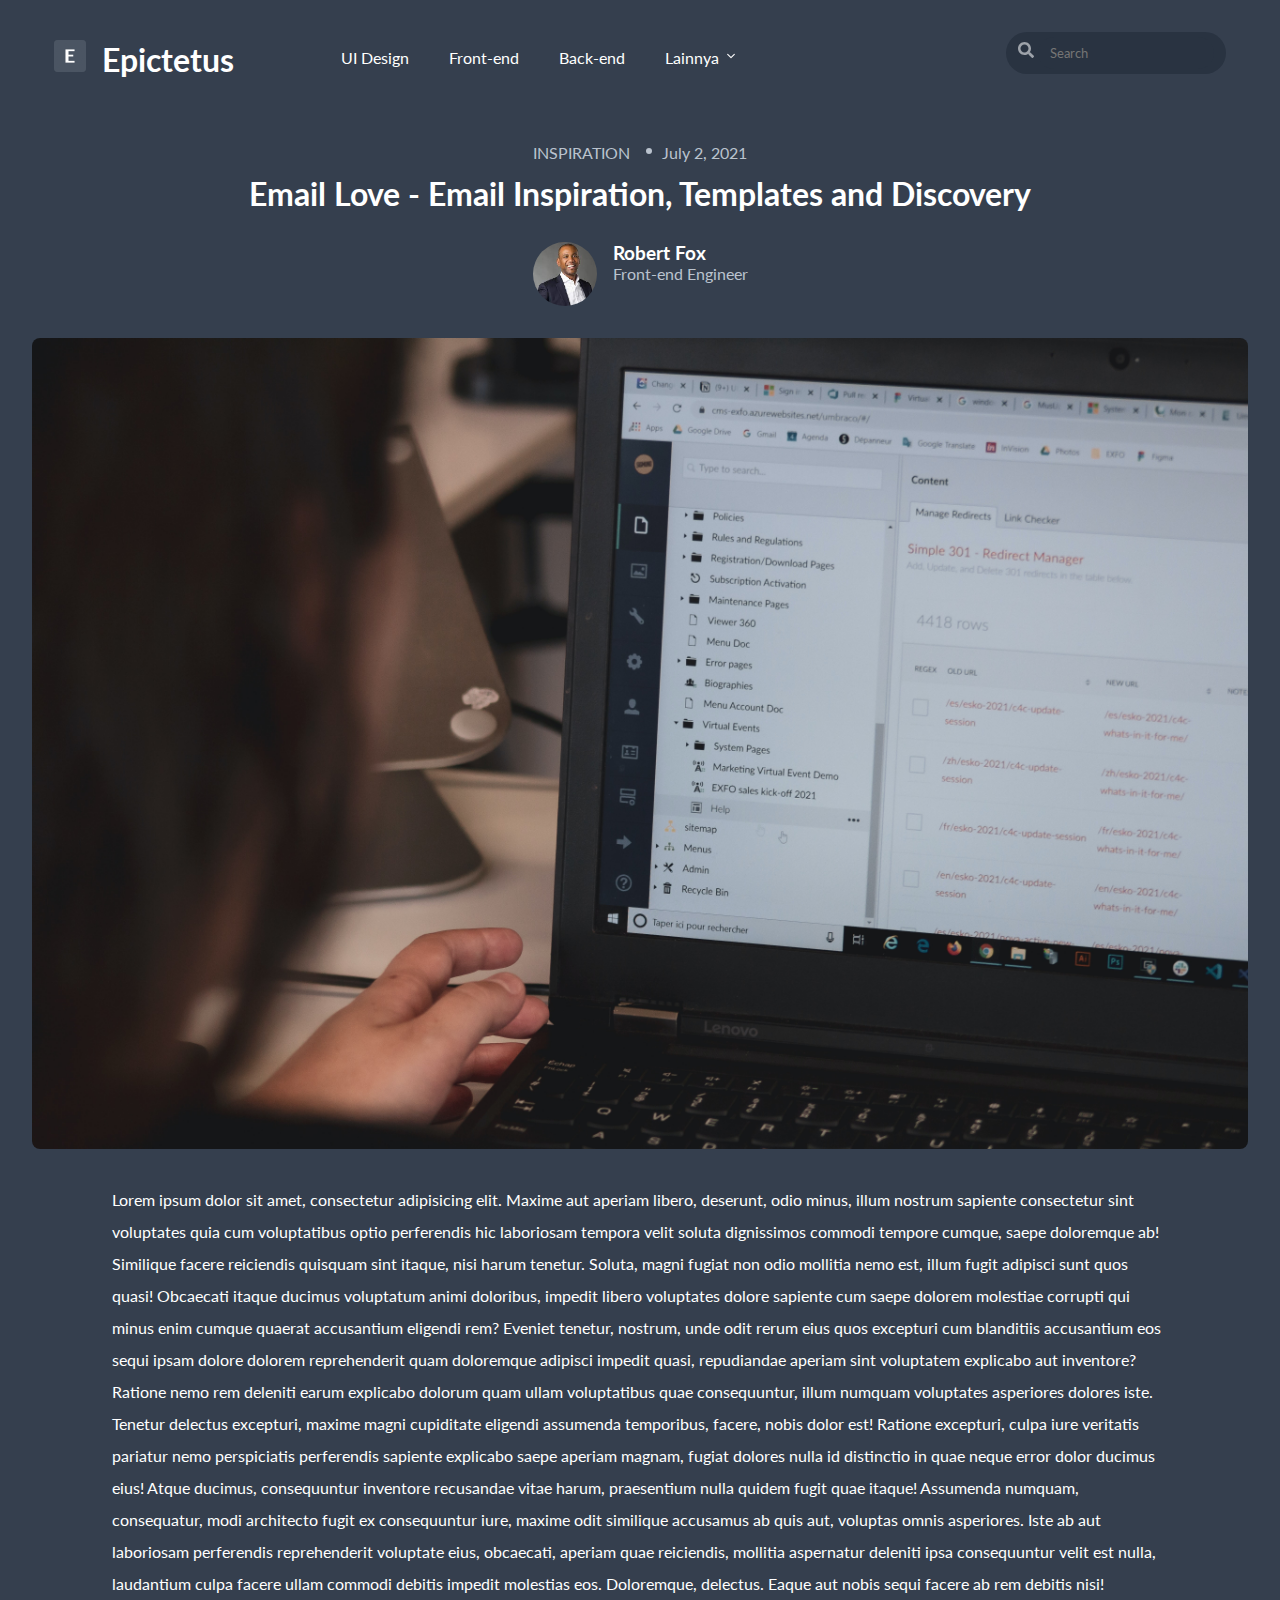
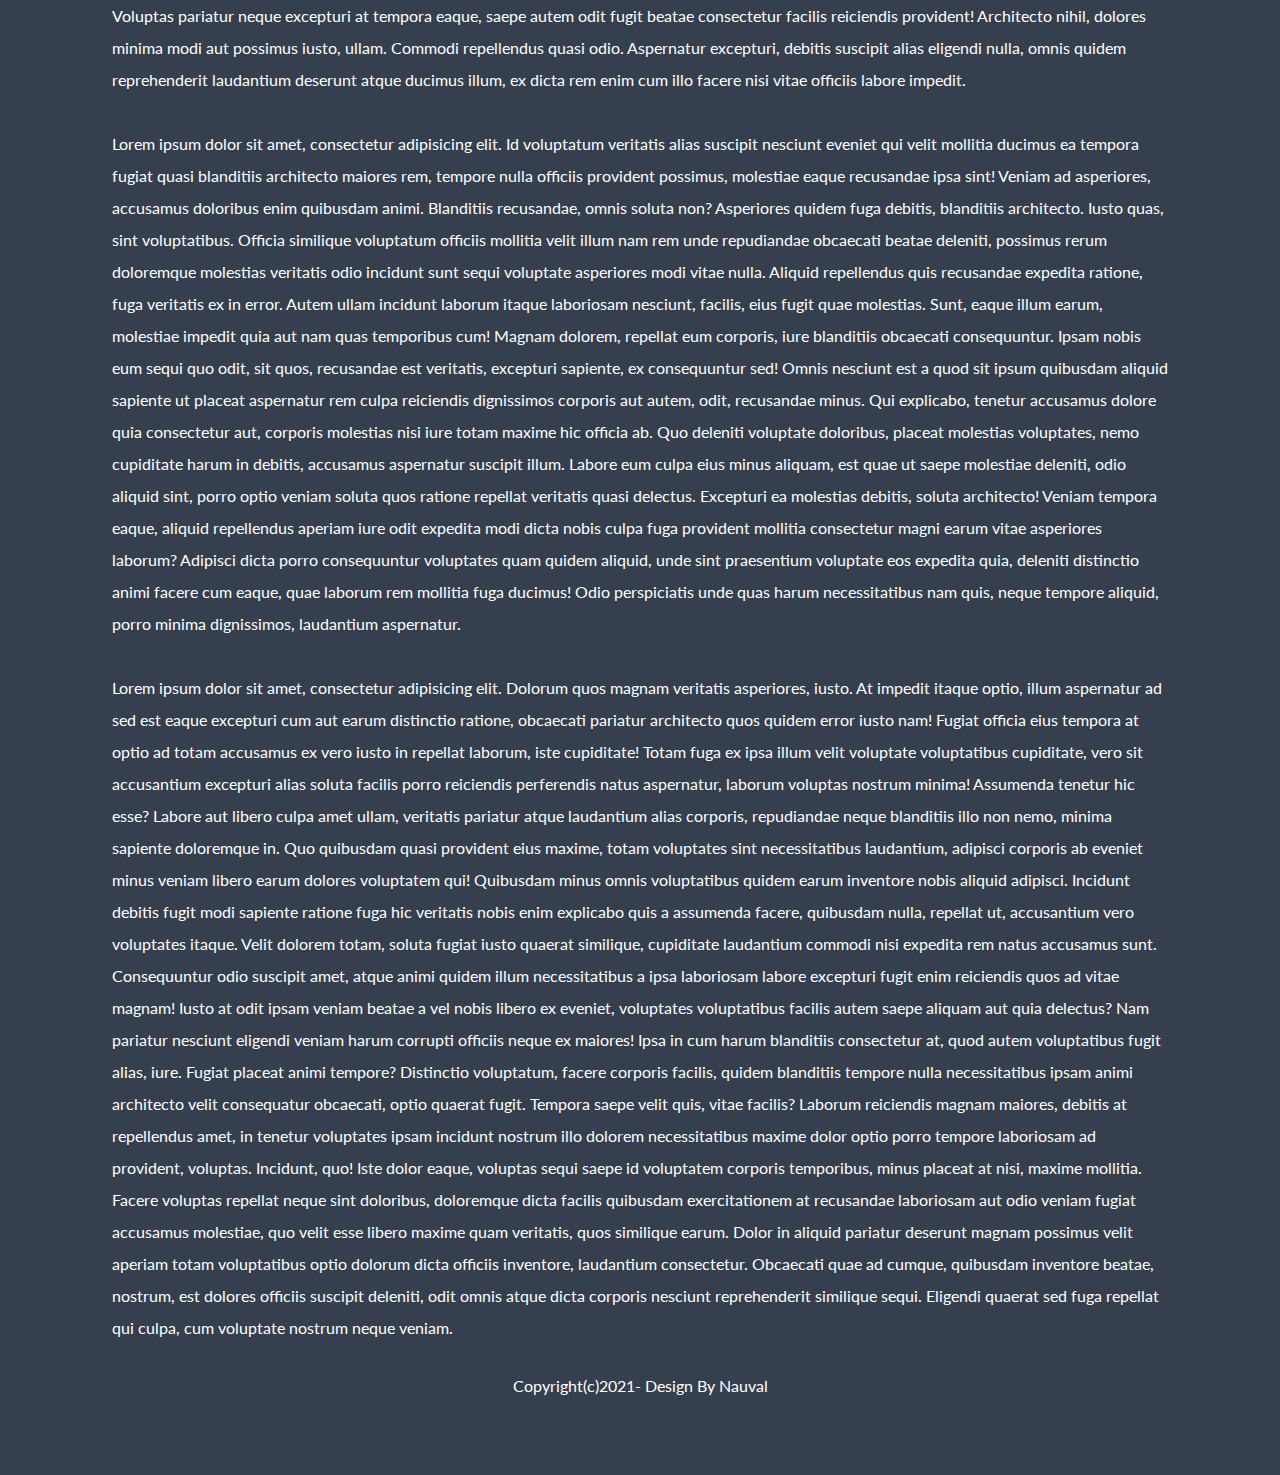
<file: detail-post4.html>
<!DOCTYPE html>
<html lang="en" dir="ltr">

<head>
  <meta charset="utf-8">
  <meta name="viewport" content="width=device-width, initial-scale=1.0"> <!-- displays site properly based on user's device -->
  <link rel="icon" type="image/png" href="image\favicon.png">
  <title>Epictetus</title>
  <!-- google fonts -->
  <link rel="preconnect" href="https://fonts.googleapis.com">
  <link rel="preconnect" href="https://fonts.gstatic.com" crossorigin>
  <link href="https://fonts.googleapis.com/css2?family=Lato:wght@300;400;700&display=swap" rel="stylesheet">

  <!-- style sheet -->
  <link rel="stylesheet" href="style.css">
</head>

<body>
  <nav>

    <!--navigation bar-->

    <button type="button" class="hamberger-menue" aria-controls="nav-link-ul" aria-expanded="false"><span class="sr-only"></span></button>

    <a href="index.html">
      <div class="brand-div">
        <img src="image\favicon.png" class="brandIcon" alt="brand Icon">
        <h1 class="brand-name">Epictetus</h1>
      </div>
    </a>

    <div class="nav-item">
      <ul data-visible="false" id="nav-link-ul" class="nav-link-ul">
        <button class="menue-close" type="button"></button>
        <li>
          <a class="nav-link" href="#UI Design">UI Design</a>
        </li>
        <li>
          <a class="nav-link" href="#Front-end">Front-end</a>
        </li>
        <li>
          <a class="nav-link" href="#Back-end">Back-end</a>
        </li>
        <li>
          <a class="nav-link" href="#Lainnya">Lainnya</a> <button type="button" class="dropdown-btn"></button>
        </li>
      </ul>
    </div>
    <form class="search-form" action="#" data-visibility="false" >
      <button type="submit" class="search-icon"></button>
      <input class="search-bar" type="search" placeholder="Search" required>
    </form>
    <button type="button" class="menue-search"></button>
  </nav>

  <!-- blog post -->
  <main>

    <section id="detail">

      <div class="card">
        <div class="type-date">
          <p class="p1">INSPIRATION</p>
          <p class="p3"> July 2, 2021 </p>
        </div>
        <h2>Email Love - Email Inspiration, Templates and Discovery</h2>
        <div class="profile-div">
          <img class="profile-img" src="image\profile-1.jpg" alt="profile-image">
          <div class="profile-sidebar">
            <h3 class="writter-name">Robert Fox</h3>
            <p class="occupation">Front-end Engineer</p>
          </div>
        </div>
        <img class="card-img" src="image\d.jpg" alt="card-image">


        <p class="p2">Lorem ipsum dolor sit amet, consectetur adipisicing elit. Maxime aut aperiam libero, deserunt, odio minus, illum nostrum sapiente consectetur sint voluptates quia cum voluptatibus optio perferendis hic laboriosam tempora velit
          soluta dignissimos commodi tempore cumque, saepe doloremque ab! Similique facere reiciendis quisquam sint itaque, nisi harum tenetur. Soluta, magni fugiat non odio mollitia nemo est, illum fugit adipisci sunt quos quasi! Obcaecati itaque
          ducimus voluptatum animi doloribus, impedit libero voluptates dolore sapiente cum saepe dolorem molestiae corrupti qui minus enim cumque quaerat accusantium eligendi rem? Eveniet tenetur, nostrum, unde odit rerum eius quos excepturi cum
          blanditiis accusantium eos sequi ipsam dolore dolorem reprehenderit quam doloremque adipisci impedit quasi, repudiandae aperiam sint voluptatem explicabo aut inventore? Ratione nemo rem deleniti earum explicabo dolorum quam ullam
          voluptatibus quae consequuntur, illum numquam voluptates asperiores dolores iste. Tenetur delectus excepturi, maxime magni cupiditate eligendi assumenda temporibus, facere, nobis dolor est! Ratione excepturi, culpa iure veritatis pariatur
          nemo perspiciatis perferendis sapiente explicabo saepe aperiam magnam, fugiat dolores nulla id distinctio in quae neque error dolor ducimus eius! Atque ducimus, consequuntur inventore recusandae vitae harum, praesentium nulla quidem fugit
          quae itaque! Assumenda numquam, consequatur, modi architecto fugit ex consequuntur iure, maxime odit similique accusamus ab quis aut, voluptas omnis asperiores. Iste ab aut laboriosam perferendis reprehenderit voluptate eius, obcaecati,
          aperiam quae reiciendis, mollitia aspernatur deleniti ipsa consequuntur velit est nulla, laudantium culpa facere ullam commodi debitis impedit molestias eos. Doloremque, delectus. Eaque aut nobis sequi facere ab rem debitis nisi! Voluptas
          pariatur neque excepturi at tempora eaque, saepe autem odit fugit beatae consectetur facilis reiciendis provident! Architecto nihil, dolores minima modi aut possimus iusto, ullam. Commodi repellendus quasi odio. Aspernatur excepturi,
          debitis suscipit alias eligendi nulla, omnis quidem reprehenderit laudantium deserunt atque ducimus illum, ex dicta rem enim cum illo facere nisi vitae officiis labore impedit.<br><br>Lorem ipsum dolor sit amet, consectetur adipisicing
          elit. Id voluptatum veritatis alias suscipit nesciunt eveniet qui velit mollitia ducimus ea tempora fugiat quasi blanditiis architecto maiores rem, tempore nulla officiis provident possimus, molestiae eaque recusandae ipsa sint! Veniam ad
          asperiores, accusamus doloribus enim quibusdam animi. Blanditiis recusandae, omnis soluta non? Asperiores quidem fuga debitis, blanditiis architecto. Iusto quas, sint voluptatibus. Officia similique voluptatum officiis mollitia velit illum
          nam rem unde repudiandae obcaecati beatae deleniti, possimus rerum doloremque molestias veritatis odio incidunt sunt sequi voluptate asperiores modi vitae nulla. Aliquid repellendus quis recusandae expedita ratione, fuga veritatis ex in
          error. Autem ullam incidunt laborum itaque laboriosam nesciunt, facilis, eius fugit quae molestias. Sunt, eaque illum earum, molestiae impedit quia aut nam quas temporibus cum! Magnam dolorem, repellat eum corporis, iure blanditiis
          obcaecati consequuntur. Ipsam nobis eum sequi quo odit, sit quos, recusandae est veritatis, excepturi sapiente, ex consequuntur sed! Omnis nesciunt est a quod sit ipsum quibusdam aliquid sapiente ut placeat aspernatur rem culpa reiciendis
          dignissimos corporis aut autem, odit, recusandae minus. Qui explicabo, tenetur accusamus dolore quia consectetur aut, corporis molestias nisi iure totam maxime hic officia ab. Quo deleniti voluptate doloribus, placeat molestias voluptates,
          nemo cupiditate harum in debitis, accusamus aspernatur suscipit illum. Labore eum culpa eius minus aliquam, est quae ut saepe molestiae deleniti, odio aliquid sint, porro optio veniam soluta quos ratione repellat veritatis quasi delectus.
          Excepturi ea molestias debitis, soluta architecto! Veniam tempora eaque, aliquid repellendus aperiam iure odit expedita modi dicta nobis culpa fuga provident mollitia consectetur magni earum vitae asperiores laborum? Adipisci dicta porro
          consequuntur voluptates quam quidem aliquid, unde sint praesentium voluptate eos expedita quia, deleniti distinctio animi facere cum eaque, quae laborum rem mollitia fuga ducimus! Odio perspiciatis unde quas harum necessitatibus nam quis,
          neque tempore aliquid, porro minima dignissimos, laudantium aspernatur.<br><br>Lorem ipsum dolor sit amet, consectetur adipisicing elit. Dolorum quos magnam veritatis asperiores, iusto. At impedit itaque optio, illum aspernatur ad sed est
          eaque excepturi cum aut earum distinctio ratione, obcaecati pariatur architecto quos quidem error iusto nam! Fugiat officia eius tempora at optio ad totam accusamus ex vero iusto in repellat laborum, iste cupiditate! Totam fuga ex ipsa
          illum velit voluptate voluptatibus cupiditate, vero sit accusantium excepturi alias soluta facilis porro reiciendis perferendis natus aspernatur, laborum voluptas nostrum minima! Assumenda tenetur hic esse? Labore aut libero culpa amet
          ullam, veritatis pariatur atque laudantium alias corporis, repudiandae neque blanditiis illo non nemo, minima sapiente doloremque in. Quo quibusdam quasi provident eius maxime, totam voluptates sint necessitatibus laudantium, adipisci
          corporis ab eveniet minus veniam libero earum dolores voluptatem qui! Quibusdam minus omnis voluptatibus quidem earum inventore nobis aliquid adipisci. Incidunt debitis fugit modi sapiente ratione fuga hic veritatis nobis enim explicabo
          quis a assumenda facere, quibusdam nulla, repellat ut, accusantium vero voluptates itaque. Velit dolorem totam, soluta fugiat iusto quaerat similique, cupiditate laudantium commodi nisi expedita rem natus accusamus sunt. Consequuntur odio
          suscipit amet, atque animi quidem illum necessitatibus a ipsa laboriosam labore excepturi fugit enim reiciendis quos ad vitae magnam! Iusto at odit ipsam veniam beatae a vel nobis libero ex eveniet, voluptates voluptatibus facilis autem
          saepe aliquam aut quia delectus? Nam pariatur nesciunt eligendi veniam harum corrupti officiis neque ex maiores! Ipsa in cum harum blanditiis consectetur at, quod autem voluptatibus fugit alias, iure. Fugiat placeat animi tempore?
          Distinctio voluptatum, facere corporis facilis, quidem blanditiis tempore nulla necessitatibus ipsam animi architecto velit consequatur obcaecati, optio quaerat fugit. Tempora saepe velit quis, vitae facilis? Laborum reiciendis magnam
          maiores, debitis at repellendus amet, in tenetur voluptates ipsam incidunt nostrum illo dolorem necessitatibus maxime dolor optio porro tempore laboriosam ad provident, voluptas. Incidunt, quo! Iste dolor eaque, voluptas sequi saepe id
          voluptatem corporis temporibus, minus placeat at nisi, maxime mollitia. Facere voluptas repellat neque sint doloribus, doloremque dicta facilis quibusdam exercitationem at recusandae laboriosam aut odio veniam fugiat accusamus molestiae,
          quo velit esse libero maxime quam veritatis, quos similique earum. Dolor in aliquid pariatur deserunt magnam possimus velit aperiam totam voluptatibus optio dolorum dicta officiis inventore, laudantium consectetur. Obcaecati quae ad cumque,
          quibusdam inventore beatae, nostrum, est dolores officiis suscipit deleniti, odit omnis atque dicta corporis nesciunt reprehenderit similique sequi. Eligendi quaerat sed fuga repellat qui culpa, cum voluptate nostrum neque veniam.</p>

      </div>

    </section>

  </main>

  <!-- footer section -->
  <footer>
    <p class="p-footer">Copyright(c)2021- Design By Nauval</p>
  </footer>

  <!-- javascript file -->
  <script src="index.js" charset="utf-8"></script>
</body>

</html>
</file>
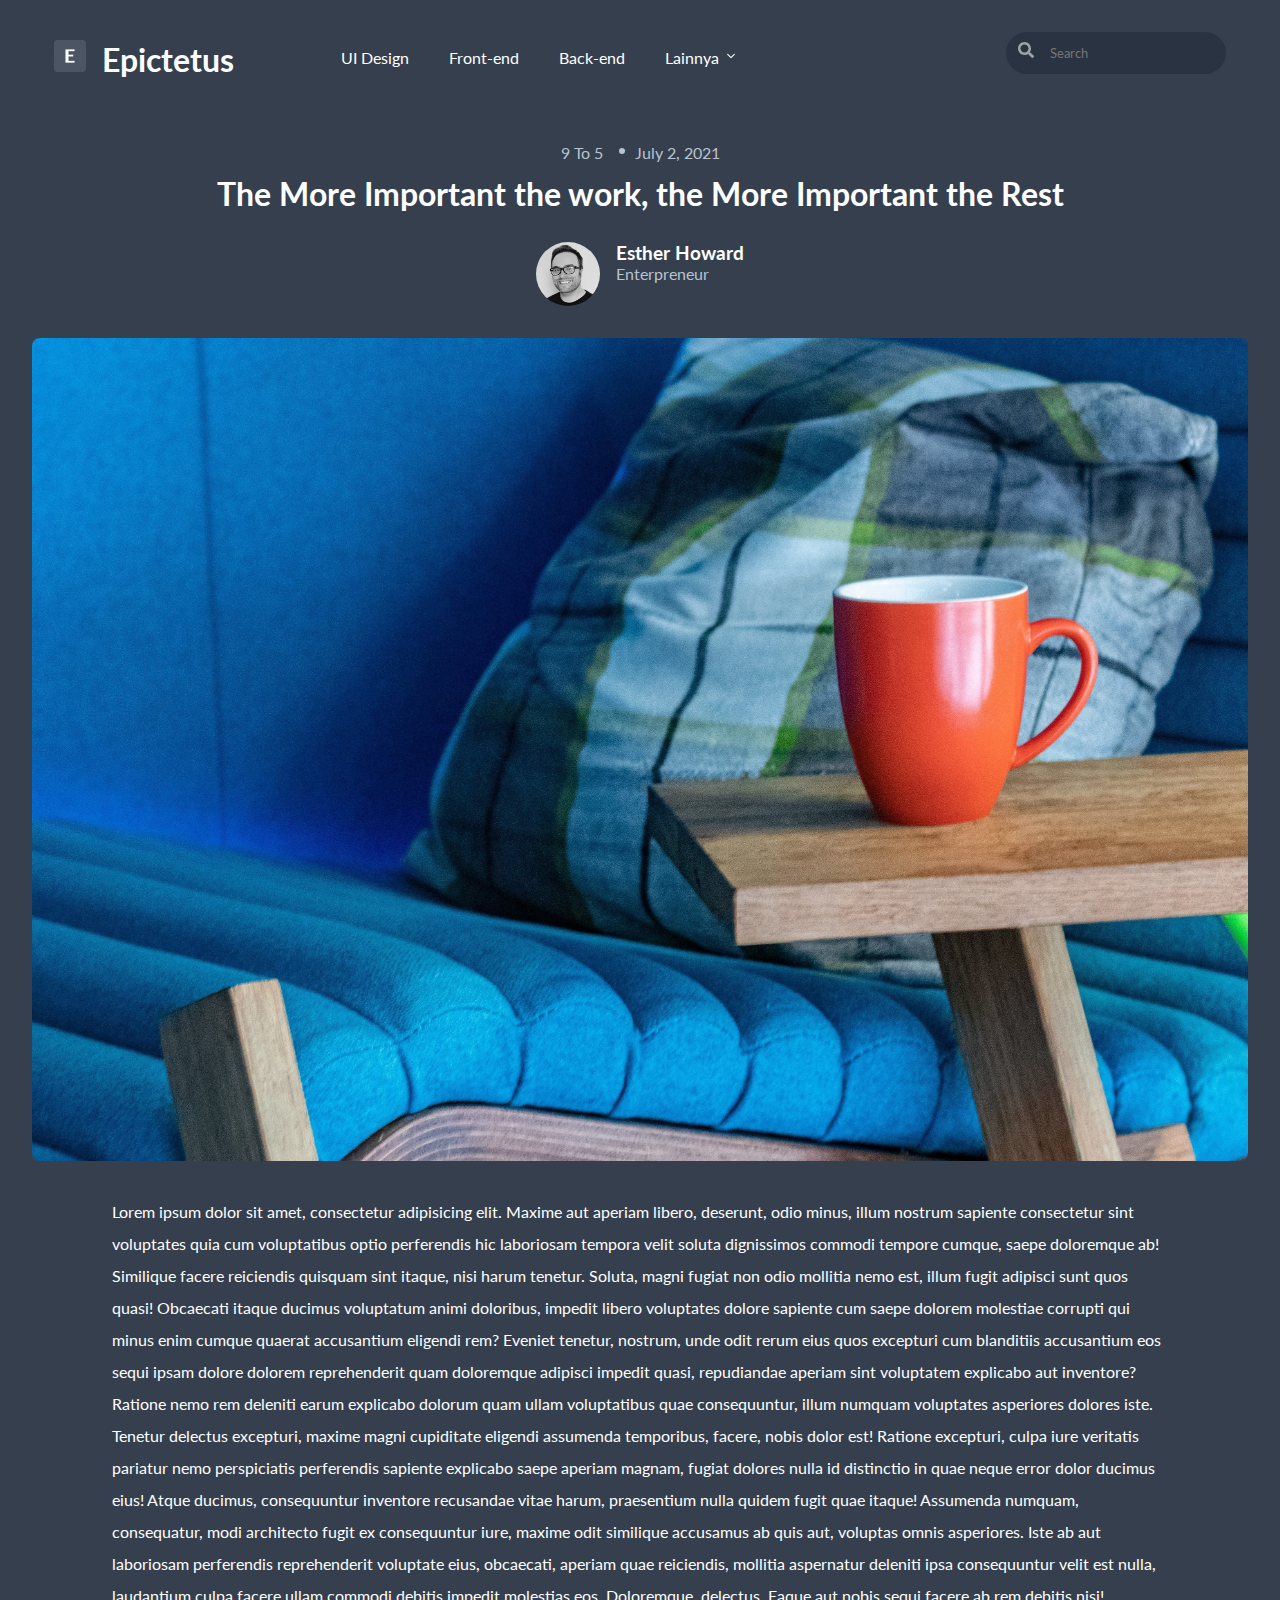
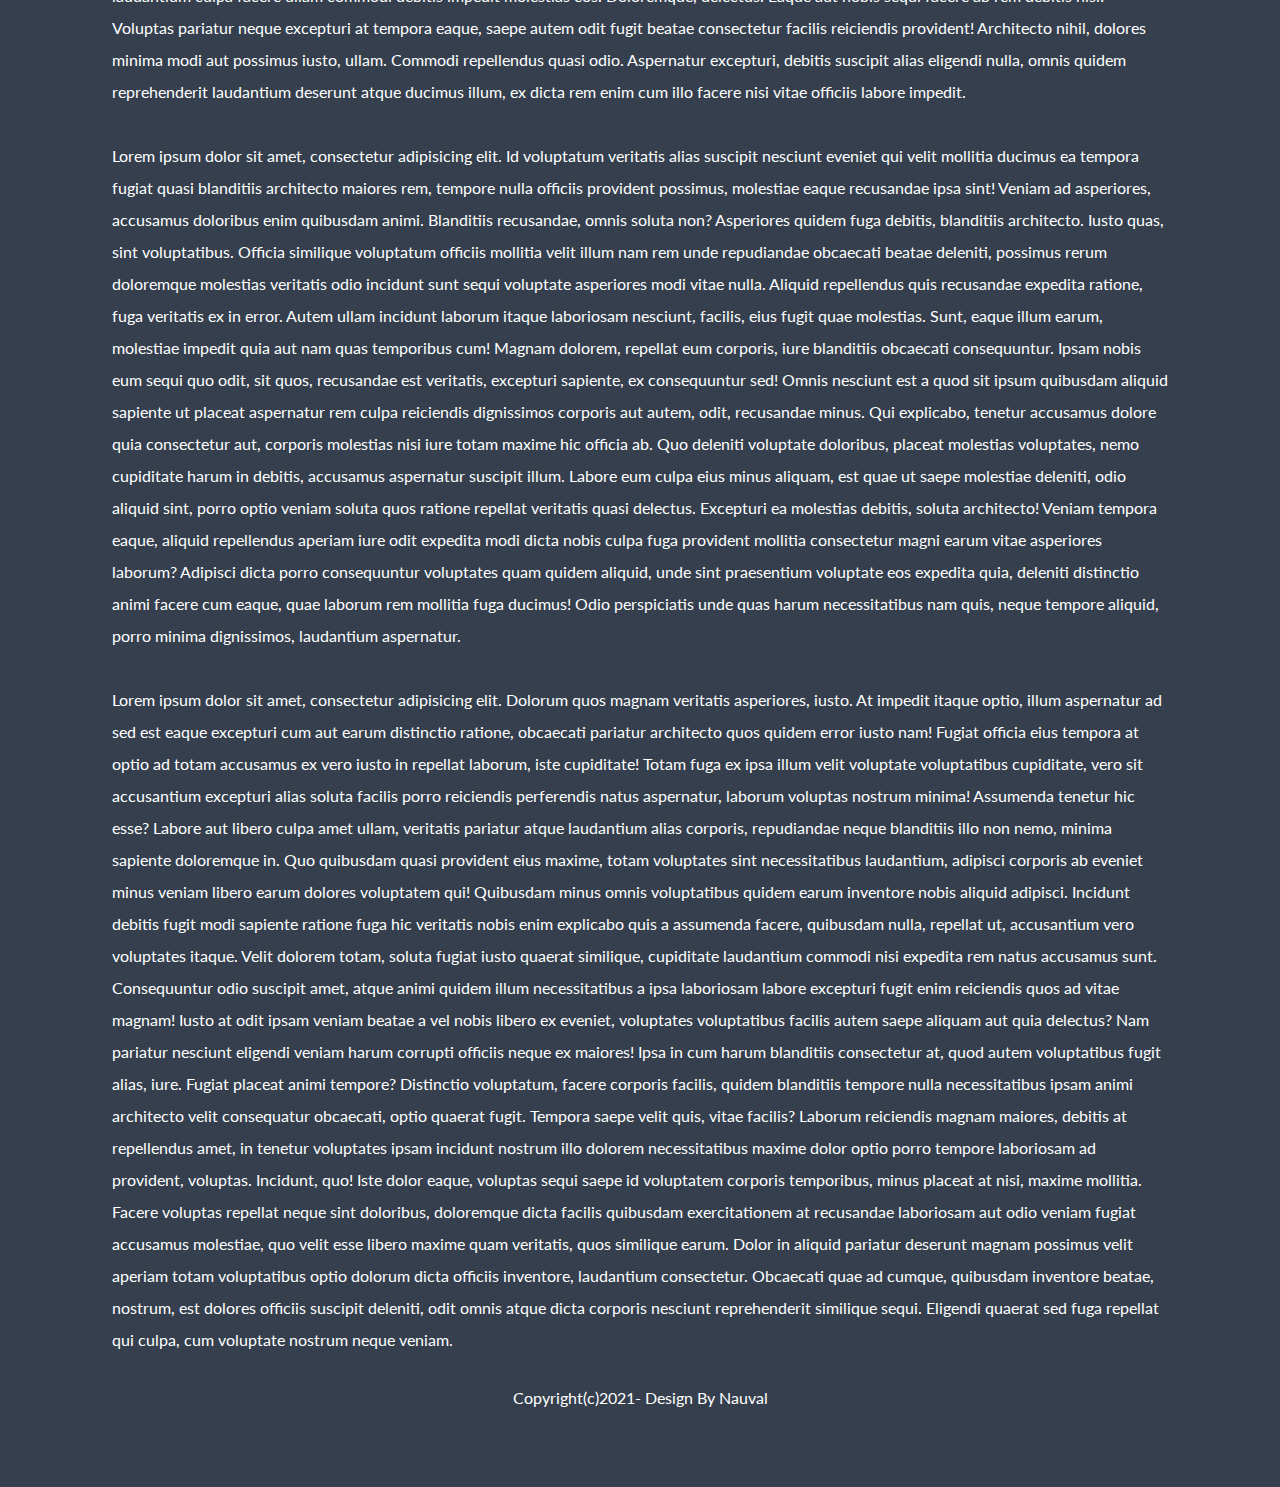
<file: detail-post5.html>
<!DOCTYPE html>
<html lang="en" dir="ltr">

<head>
  <meta charset="utf-8">
  <meta name="viewport" content="width=device-width, initial-scale=1.0"> <!-- displays site properly based on user's device -->
  <link rel="icon" type="image/png" href="image\favicon.png">
  <title>Epictetus</title>
  <!-- google fonts -->
  <link rel="preconnect" href="https://fonts.googleapis.com">
  <link rel="preconnect" href="https://fonts.gstatic.com" crossorigin>
  <link href="https://fonts.googleapis.com/css2?family=Lato:wght@300;400;700&display=swap" rel="stylesheet">

  <!-- style sheet -->
  <link rel="stylesheet" href="style.css">
</head>

<body>
  <nav>

    <!--navigation bar-->

    <button type="button" class="hamberger-menue" aria-controls="nav-link-ul" aria-expanded="false"><span class="sr-only"></span></button>

    <a href="index.html">
      <div class="brand-div">
        <img src="image\favicon.png" class="brandIcon" alt="brand Icon">
        <h1 class="brand-name">Epictetus</h1>
      </div>
    </a>

    <div class="nav-item">
      <ul data-visible="false" id="nav-link-ul" class="nav-link-ul">
        <button class="menue-close" type="button"></button>
        <li>
          <a class="nav-link" href="#UI Design">UI Design</a>
        </li>
        <li>
          <a class="nav-link" href="#Front-end">Front-end</a>
        </li>
        <li>
          <a class="nav-link" href="#Back-end">Back-end</a>
        </li>
        <li>
          <a class="nav-link" href="#Lainnya">Lainnya</a> <button type="button" class="dropdown-btn"></button>
        </li>
      </ul>
    </div>
    <form class="search-form" action="#" data-visibility="false" >
      <button type="submit" class="search-icon"></button>
      <input class="search-bar" type="search" placeholder="Search" required>
    </form>
    <button type="button" class="menue-search"></button>
  </nav>

  <!-- blog post -->
  <main>

    <section id="detail">

      <div class="card">
        <div class="type-date">
          <p class="p1">9 To 5</p>
          <p class="p3"> July 2, 2021 </p></div>
        <h2>The More Important the work, the More Important the Rest</h2>
        <div class="profile-div">
          <img class="profile-img" src="image\profile-2.jpg" alt="profile-image">
          <div class="profile-sidebar">
            <h3 class="writter-name">Esther Howard</h3>
            <p class="occupation">Enterpreneur</p>
          </div>
        </div>
        <img class="card-img" src="image\e.jpg" alt="card-image">


        <p class="p2">Lorem ipsum dolor sit amet, consectetur adipisicing elit. Maxime aut aperiam libero, deserunt, odio minus, illum nostrum sapiente consectetur sint voluptates quia cum voluptatibus optio perferendis hic laboriosam tempora velit
          soluta dignissimos commodi tempore cumque, saepe doloremque ab! Similique facere reiciendis quisquam sint itaque, nisi harum tenetur. Soluta, magni fugiat non odio mollitia nemo est, illum fugit adipisci sunt quos quasi! Obcaecati itaque
          ducimus voluptatum animi doloribus, impedit libero voluptates dolore sapiente cum saepe dolorem molestiae corrupti qui minus enim cumque quaerat accusantium eligendi rem? Eveniet tenetur, nostrum, unde odit rerum eius quos excepturi cum
          blanditiis accusantium eos sequi ipsam dolore dolorem reprehenderit quam doloremque adipisci impedit quasi, repudiandae aperiam sint voluptatem explicabo aut inventore? Ratione nemo rem deleniti earum explicabo dolorum quam ullam
          voluptatibus quae consequuntur, illum numquam voluptates asperiores dolores iste. Tenetur delectus excepturi, maxime magni cupiditate eligendi assumenda temporibus, facere, nobis dolor est! Ratione excepturi, culpa iure veritatis pariatur
          nemo perspiciatis perferendis sapiente explicabo saepe aperiam magnam, fugiat dolores nulla id distinctio in quae neque error dolor ducimus eius! Atque ducimus, consequuntur inventore recusandae vitae harum, praesentium nulla quidem fugit
          quae itaque! Assumenda numquam, consequatur, modi architecto fugit ex consequuntur iure, maxime odit similique accusamus ab quis aut, voluptas omnis asperiores. Iste ab aut laboriosam perferendis reprehenderit voluptate eius, obcaecati,
          aperiam quae reiciendis, mollitia aspernatur deleniti ipsa consequuntur velit est nulla, laudantium culpa facere ullam commodi debitis impedit molestias eos. Doloremque, delectus. Eaque aut nobis sequi facere ab rem debitis nisi! Voluptas
          pariatur neque excepturi at tempora eaque, saepe autem odit fugit beatae consectetur facilis reiciendis provident! Architecto nihil, dolores minima modi aut possimus iusto, ullam. Commodi repellendus quasi odio. Aspernatur excepturi,
          debitis suscipit alias eligendi nulla, omnis quidem reprehenderit laudantium deserunt atque ducimus illum, ex dicta rem enim cum illo facere nisi vitae officiis labore impedit.<br><br>Lorem ipsum dolor sit amet, consectetur adipisicing
          elit. Id voluptatum veritatis alias suscipit nesciunt eveniet qui velit mollitia ducimus ea tempora fugiat quasi blanditiis architecto maiores rem, tempore nulla officiis provident possimus, molestiae eaque recusandae ipsa sint! Veniam ad
          asperiores, accusamus doloribus enim quibusdam animi. Blanditiis recusandae, omnis soluta non? Asperiores quidem fuga debitis, blanditiis architecto. Iusto quas, sint voluptatibus. Officia similique voluptatum officiis mollitia velit illum
          nam rem unde repudiandae obcaecati beatae deleniti, possimus rerum doloremque molestias veritatis odio incidunt sunt sequi voluptate asperiores modi vitae nulla. Aliquid repellendus quis recusandae expedita ratione, fuga veritatis ex in
          error. Autem ullam incidunt laborum itaque laboriosam nesciunt, facilis, eius fugit quae molestias. Sunt, eaque illum earum, molestiae impedit quia aut nam quas temporibus cum! Magnam dolorem, repellat eum corporis, iure blanditiis
          obcaecati consequuntur. Ipsam nobis eum sequi quo odit, sit quos, recusandae est veritatis, excepturi sapiente, ex consequuntur sed! Omnis nesciunt est a quod sit ipsum quibusdam aliquid sapiente ut placeat aspernatur rem culpa reiciendis
          dignissimos corporis aut autem, odit, recusandae minus. Qui explicabo, tenetur accusamus dolore quia consectetur aut, corporis molestias nisi iure totam maxime hic officia ab. Quo deleniti voluptate doloribus, placeat molestias voluptates,
          nemo cupiditate harum in debitis, accusamus aspernatur suscipit illum. Labore eum culpa eius minus aliquam, est quae ut saepe molestiae deleniti, odio aliquid sint, porro optio veniam soluta quos ratione repellat veritatis quasi delectus.
          Excepturi ea molestias debitis, soluta architecto! Veniam tempora eaque, aliquid repellendus aperiam iure odit expedita modi dicta nobis culpa fuga provident mollitia consectetur magni earum vitae asperiores laborum? Adipisci dicta porro
          consequuntur voluptates quam quidem aliquid, unde sint praesentium voluptate eos expedita quia, deleniti distinctio animi facere cum eaque, quae laborum rem mollitia fuga ducimus! Odio perspiciatis unde quas harum necessitatibus nam quis,
          neque tempore aliquid, porro minima dignissimos, laudantium aspernatur.<br><br>Lorem ipsum dolor sit amet, consectetur adipisicing elit. Dolorum quos magnam veritatis asperiores, iusto. At impedit itaque optio, illum aspernatur ad sed est
          eaque excepturi cum aut earum distinctio ratione, obcaecati pariatur architecto quos quidem error iusto nam! Fugiat officia eius tempora at optio ad totam accusamus ex vero iusto in repellat laborum, iste cupiditate! Totam fuga ex ipsa
          illum velit voluptate voluptatibus cupiditate, vero sit accusantium excepturi alias soluta facilis porro reiciendis perferendis natus aspernatur, laborum voluptas nostrum minima! Assumenda tenetur hic esse? Labore aut libero culpa amet
          ullam, veritatis pariatur atque laudantium alias corporis, repudiandae neque blanditiis illo non nemo, minima sapiente doloremque in. Quo quibusdam quasi provident eius maxime, totam voluptates sint necessitatibus laudantium, adipisci
          corporis ab eveniet minus veniam libero earum dolores voluptatem qui! Quibusdam minus omnis voluptatibus quidem earum inventore nobis aliquid adipisci. Incidunt debitis fugit modi sapiente ratione fuga hic veritatis nobis enim explicabo
          quis a assumenda facere, quibusdam nulla, repellat ut, accusantium vero voluptates itaque. Velit dolorem totam, soluta fugiat iusto quaerat similique, cupiditate laudantium commodi nisi expedita rem natus accusamus sunt. Consequuntur odio
          suscipit amet, atque animi quidem illum necessitatibus a ipsa laboriosam labore excepturi fugit enim reiciendis quos ad vitae magnam! Iusto at odit ipsam veniam beatae a vel nobis libero ex eveniet, voluptates voluptatibus facilis autem
          saepe aliquam aut quia delectus? Nam pariatur nesciunt eligendi veniam harum corrupti officiis neque ex maiores! Ipsa in cum harum blanditiis consectetur at, quod autem voluptatibus fugit alias, iure. Fugiat placeat animi tempore?
          Distinctio voluptatum, facere corporis facilis, quidem blanditiis tempore nulla necessitatibus ipsam animi architecto velit consequatur obcaecati, optio quaerat fugit. Tempora saepe velit quis, vitae facilis? Laborum reiciendis magnam
          maiores, debitis at repellendus amet, in tenetur voluptates ipsam incidunt nostrum illo dolorem necessitatibus maxime dolor optio porro tempore laboriosam ad provident, voluptas. Incidunt, quo! Iste dolor eaque, voluptas sequi saepe id
          voluptatem corporis temporibus, minus placeat at nisi, maxime mollitia. Facere voluptas repellat neque sint doloribus, doloremque dicta facilis quibusdam exercitationem at recusandae laboriosam aut odio veniam fugiat accusamus molestiae,
          quo velit esse libero maxime quam veritatis, quos similique earum. Dolor in aliquid pariatur deserunt magnam possimus velit aperiam totam voluptatibus optio dolorum dicta officiis inventore, laudantium consectetur. Obcaecati quae ad cumque,
          quibusdam inventore beatae, nostrum, est dolores officiis suscipit deleniti, odit omnis atque dicta corporis nesciunt reprehenderit similique sequi. Eligendi quaerat sed fuga repellat qui culpa, cum voluptate nostrum neque veniam.</p>

      </div>

    </section>

  </main>

  <!-- footer section -->
  <footer>
    <p class="p-footer">Copyright(c)2021- Design By Nauval</p>
  </footer>

  <!-- javascript file -->
  <script src="index.js" charset="utf-8"></script>
</body>

</html>
</file>
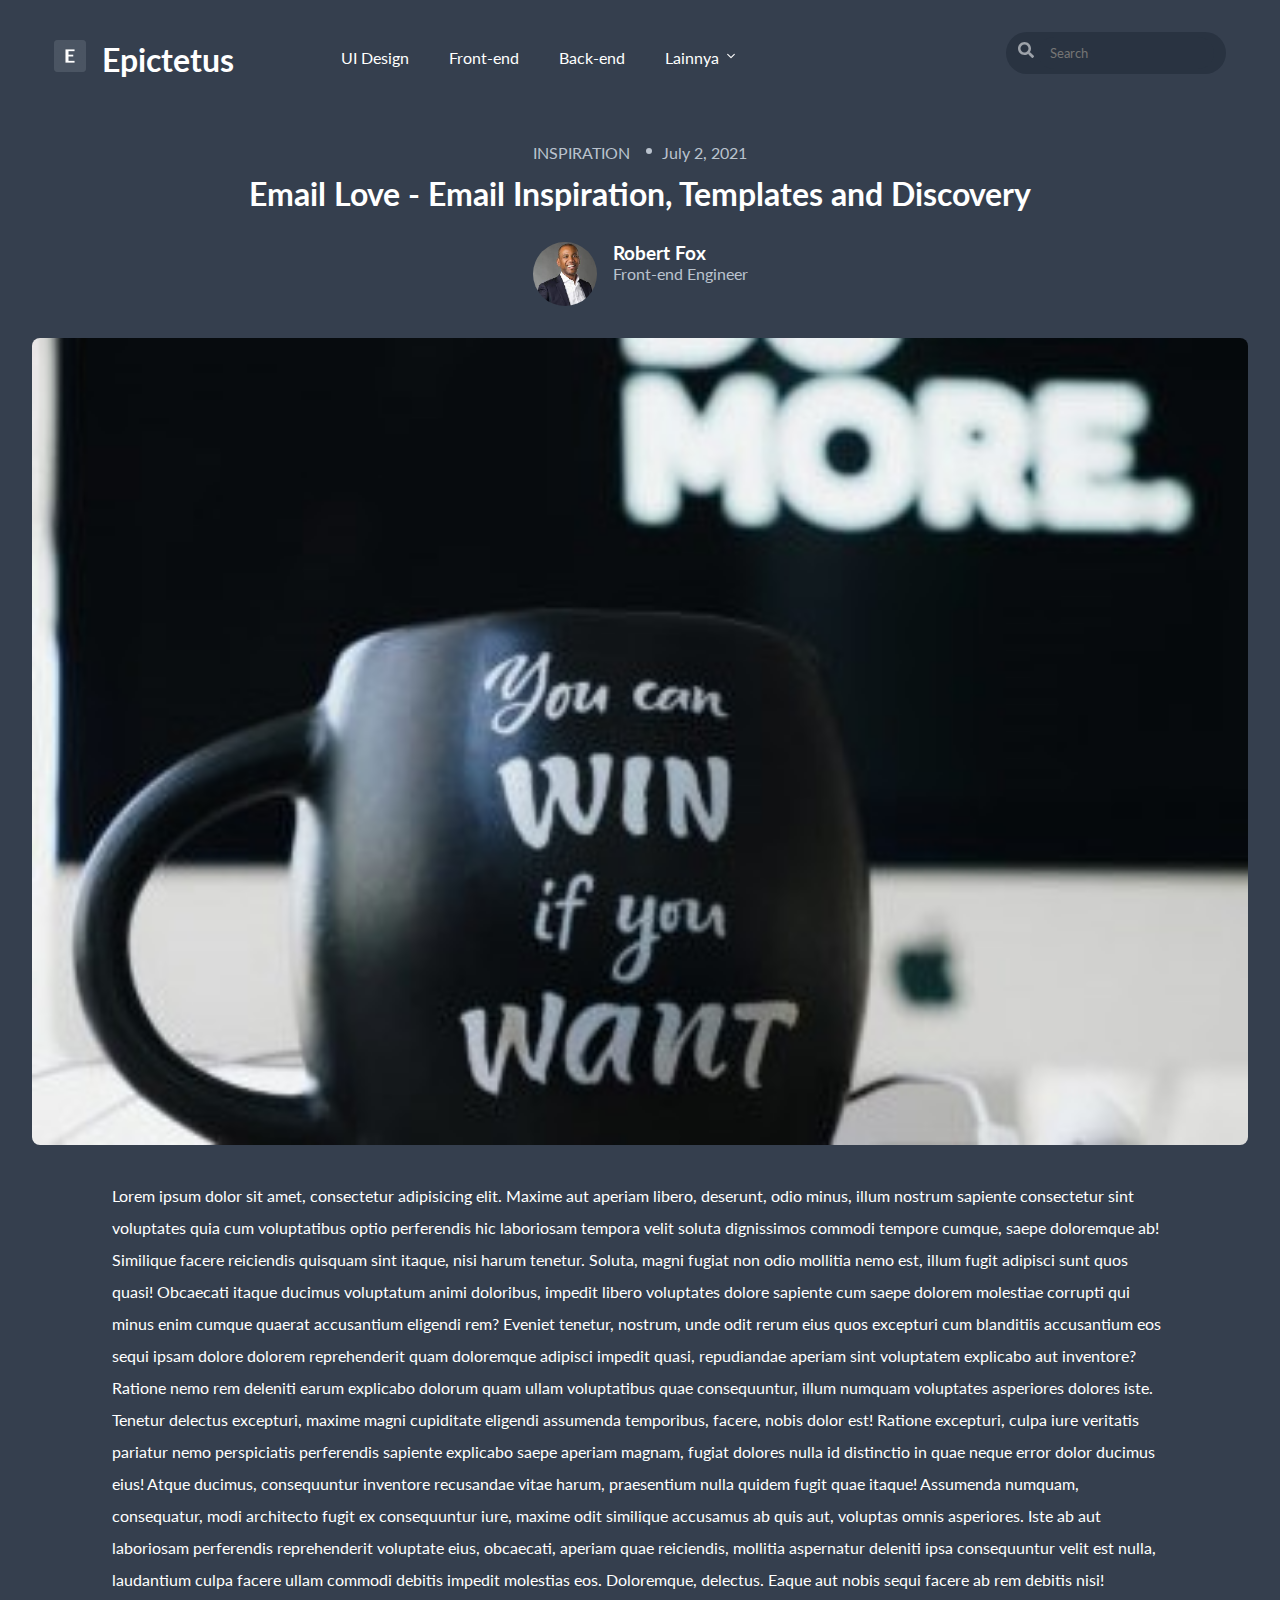
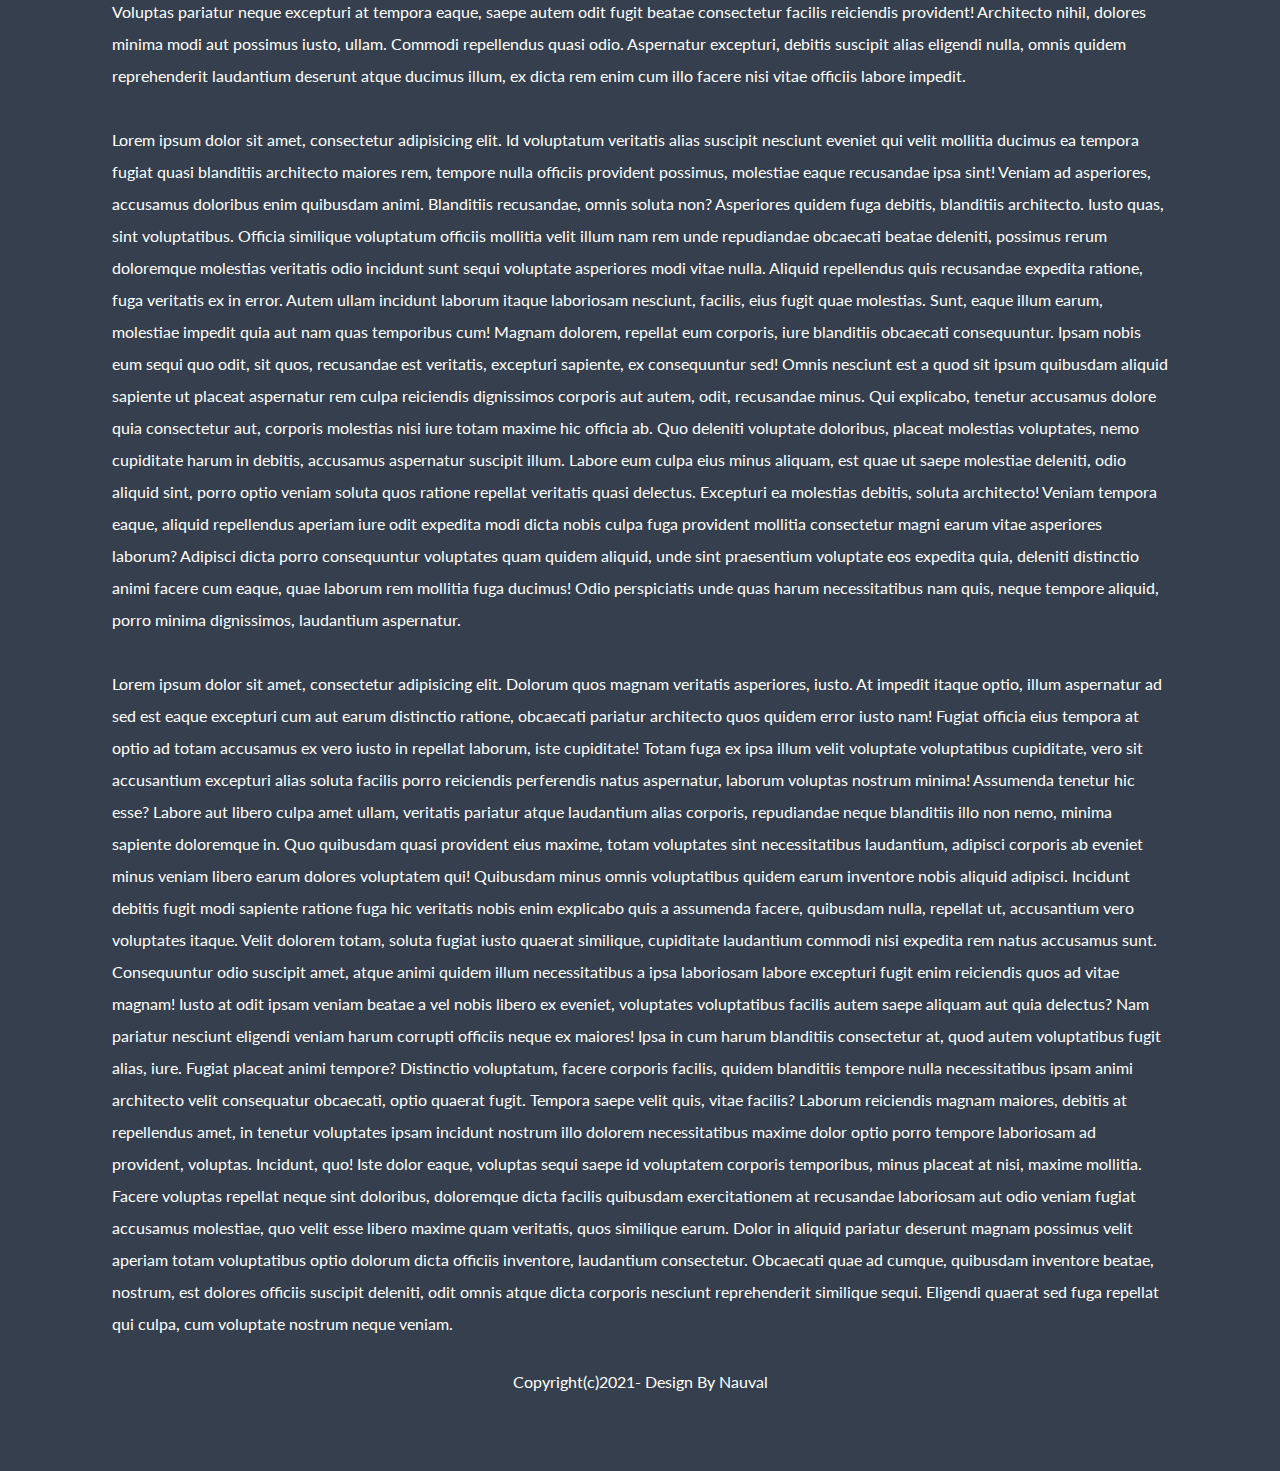
<file: detail-post6.html>
<!DOCTYPE html>
<html lang="en" dir="ltr">

<head>
  <meta charset="utf-8">
  <meta name="viewport" content="width=device-width, initial-scale=1.0"> <!-- displays site properly based on user's device -->
  <link rel="icon" type="image/png" href="image\favicon.png">
  <title>Epictetus</title>
  <!-- google fonts -->
  <link rel="preconnect" href="https://fonts.googleapis.com">
  <link rel="preconnect" href="https://fonts.gstatic.com" crossorigin>
  <link href="https://fonts.googleapis.com/css2?family=Lato:wght@300;400;700&display=swap" rel="stylesheet">

  <!-- style sheet -->
  <link rel="stylesheet" href="style.css">
</head>

<body>
  <nav>

    <!--navigation bar-->

    <button type="button" class="hamberger-menue" aria-controls="nav-link-ul" aria-expanded="false"><span class="sr-only"></span></button>

    <a href="index.html">
      <div class="brand-div">
        <img src="image\favicon.png" class="brandIcon" alt="brand Icon">
        <h1 class="brand-name">Epictetus</h1>
      </div>
    </a>

    <div class="nav-item">
      <ul data-visible="false" id="nav-link-ul" class="nav-link-ul">
        <button class="menue-close" type="button"></button>
        <li>
          <a class="nav-link" href="#UI Design">UI Design</a>
        </li>
        <li>
          <a class="nav-link" href="#Front-end">Front-end</a>
        </li>
        <li>
          <a class="nav-link" href="#Back-end">Back-end</a>
        </li>
        <li>
          <a class="nav-link" href="#Lainnya">Lainnya</a> <button type="button" class="dropdown-btn"></button>
        </li>
      </ul>
    </div>
    <form class="search-form" action="#" data-visibility="false" >
      <button type="submit" class="search-icon"></button>
      <input class="search-bar" type="search" placeholder="Search" required>
    </form>
    <button type="button" class="menue-search"></button>
  </nav>

  <!-- blog post -->
  <main>

    <section id="detail">

      <div class="card">
        <div class="type-date">
          <p class="p1">INSPIRATION</p>
          <p class="p3"> July 2, 2021 </p>
        </div>
        <h2>Email Love - Email Inspiration, Templates and Discovery</h2>
        <div class="profile-div">
          <img class="profile-img" src="image\profile-1.jpg" alt="profile-image">
          <div class="profile-sidebar">
            <h3 class="writter-name">Robert Fox</h3>
            <p class="occupation">Front-end Engineer</p>
          </div>
        </div>
        <img class="card-img" src="image\f.jpg" alt="card-image">


        <p class="p2">Lorem ipsum dolor sit amet, consectetur adipisicing elit. Maxime aut aperiam libero, deserunt, odio minus, illum nostrum sapiente consectetur sint voluptates quia cum voluptatibus optio perferendis hic laboriosam tempora velit
          soluta dignissimos commodi tempore cumque, saepe doloremque ab! Similique facere reiciendis quisquam sint itaque, nisi harum tenetur. Soluta, magni fugiat non odio mollitia nemo est, illum fugit adipisci sunt quos quasi! Obcaecati itaque
          ducimus voluptatum animi doloribus, impedit libero voluptates dolore sapiente cum saepe dolorem molestiae corrupti qui minus enim cumque quaerat accusantium eligendi rem? Eveniet tenetur, nostrum, unde odit rerum eius quos excepturi cum
          blanditiis accusantium eos sequi ipsam dolore dolorem reprehenderit quam doloremque adipisci impedit quasi, repudiandae aperiam sint voluptatem explicabo aut inventore? Ratione nemo rem deleniti earum explicabo dolorum quam ullam
          voluptatibus quae consequuntur, illum numquam voluptates asperiores dolores iste. Tenetur delectus excepturi, maxime magni cupiditate eligendi assumenda temporibus, facere, nobis dolor est! Ratione excepturi, culpa iure veritatis pariatur
          nemo perspiciatis perferendis sapiente explicabo saepe aperiam magnam, fugiat dolores nulla id distinctio in quae neque error dolor ducimus eius! Atque ducimus, consequuntur inventore recusandae vitae harum, praesentium nulla quidem fugit
          quae itaque! Assumenda numquam, consequatur, modi architecto fugit ex consequuntur iure, maxime odit similique accusamus ab quis aut, voluptas omnis asperiores. Iste ab aut laboriosam perferendis reprehenderit voluptate eius, obcaecati,
          aperiam quae reiciendis, mollitia aspernatur deleniti ipsa consequuntur velit est nulla, laudantium culpa facere ullam commodi debitis impedit molestias eos. Doloremque, delectus. Eaque aut nobis sequi facere ab rem debitis nisi! Voluptas
          pariatur neque excepturi at tempora eaque, saepe autem odit fugit beatae consectetur facilis reiciendis provident! Architecto nihil, dolores minima modi aut possimus iusto, ullam. Commodi repellendus quasi odio. Aspernatur excepturi,
          debitis suscipit alias eligendi nulla, omnis quidem reprehenderit laudantium deserunt atque ducimus illum, ex dicta rem enim cum illo facere nisi vitae officiis labore impedit.<br><br>Lorem ipsum dolor sit amet, consectetur adipisicing
          elit. Id voluptatum veritatis alias suscipit nesciunt eveniet qui velit mollitia ducimus ea tempora fugiat quasi blanditiis architecto maiores rem, tempore nulla officiis provident possimus, molestiae eaque recusandae ipsa sint! Veniam ad
          asperiores, accusamus doloribus enim quibusdam animi. Blanditiis recusandae, omnis soluta non? Asperiores quidem fuga debitis, blanditiis architecto. Iusto quas, sint voluptatibus. Officia similique voluptatum officiis mollitia velit illum
          nam rem unde repudiandae obcaecati beatae deleniti, possimus rerum doloremque molestias veritatis odio incidunt sunt sequi voluptate asperiores modi vitae nulla. Aliquid repellendus quis recusandae expedita ratione, fuga veritatis ex in
          error. Autem ullam incidunt laborum itaque laboriosam nesciunt, facilis, eius fugit quae molestias. Sunt, eaque illum earum, molestiae impedit quia aut nam quas temporibus cum! Magnam dolorem, repellat eum corporis, iure blanditiis
          obcaecati consequuntur. Ipsam nobis eum sequi quo odit, sit quos, recusandae est veritatis, excepturi sapiente, ex consequuntur sed! Omnis nesciunt est a quod sit ipsum quibusdam aliquid sapiente ut placeat aspernatur rem culpa reiciendis
          dignissimos corporis aut autem, odit, recusandae minus. Qui explicabo, tenetur accusamus dolore quia consectetur aut, corporis molestias nisi iure totam maxime hic officia ab. Quo deleniti voluptate doloribus, placeat molestias voluptates,
          nemo cupiditate harum in debitis, accusamus aspernatur suscipit illum. Labore eum culpa eius minus aliquam, est quae ut saepe molestiae deleniti, odio aliquid sint, porro optio veniam soluta quos ratione repellat veritatis quasi delectus.
          Excepturi ea molestias debitis, soluta architecto! Veniam tempora eaque, aliquid repellendus aperiam iure odit expedita modi dicta nobis culpa fuga provident mollitia consectetur magni earum vitae asperiores laborum? Adipisci dicta porro
          consequuntur voluptates quam quidem aliquid, unde sint praesentium voluptate eos expedita quia, deleniti distinctio animi facere cum eaque, quae laborum rem mollitia fuga ducimus! Odio perspiciatis unde quas harum necessitatibus nam quis,
          neque tempore aliquid, porro minima dignissimos, laudantium aspernatur.<br><br>Lorem ipsum dolor sit amet, consectetur adipisicing elit. Dolorum quos magnam veritatis asperiores, iusto. At impedit itaque optio, illum aspernatur ad sed est
          eaque excepturi cum aut earum distinctio ratione, obcaecati pariatur architecto quos quidem error iusto nam! Fugiat officia eius tempora at optio ad totam accusamus ex vero iusto in repellat laborum, iste cupiditate! Totam fuga ex ipsa
          illum velit voluptate voluptatibus cupiditate, vero sit accusantium excepturi alias soluta facilis porro reiciendis perferendis natus aspernatur, laborum voluptas nostrum minima! Assumenda tenetur hic esse? Labore aut libero culpa amet
          ullam, veritatis pariatur atque laudantium alias corporis, repudiandae neque blanditiis illo non nemo, minima sapiente doloremque in. Quo quibusdam quasi provident eius maxime, totam voluptates sint necessitatibus laudantium, adipisci
          corporis ab eveniet minus veniam libero earum dolores voluptatem qui! Quibusdam minus omnis voluptatibus quidem earum inventore nobis aliquid adipisci. Incidunt debitis fugit modi sapiente ratione fuga hic veritatis nobis enim explicabo
          quis a assumenda facere, quibusdam nulla, repellat ut, accusantium vero voluptates itaque. Velit dolorem totam, soluta fugiat iusto quaerat similique, cupiditate laudantium commodi nisi expedita rem natus accusamus sunt. Consequuntur odio
          suscipit amet, atque animi quidem illum necessitatibus a ipsa laboriosam labore excepturi fugit enim reiciendis quos ad vitae magnam! Iusto at odit ipsam veniam beatae a vel nobis libero ex eveniet, voluptates voluptatibus facilis autem
          saepe aliquam aut quia delectus? Nam pariatur nesciunt eligendi veniam harum corrupti officiis neque ex maiores! Ipsa in cum harum blanditiis consectetur at, quod autem voluptatibus fugit alias, iure. Fugiat placeat animi tempore?
          Distinctio voluptatum, facere corporis facilis, quidem blanditiis tempore nulla necessitatibus ipsam animi architecto velit consequatur obcaecati, optio quaerat fugit. Tempora saepe velit quis, vitae facilis? Laborum reiciendis magnam
          maiores, debitis at repellendus amet, in tenetur voluptates ipsam incidunt nostrum illo dolorem necessitatibus maxime dolor optio porro tempore laboriosam ad provident, voluptas. Incidunt, quo! Iste dolor eaque, voluptas sequi saepe id
          voluptatem corporis temporibus, minus placeat at nisi, maxime mollitia. Facere voluptas repellat neque sint doloribus, doloremque dicta facilis quibusdam exercitationem at recusandae laboriosam aut odio veniam fugiat accusamus molestiae,
          quo velit esse libero maxime quam veritatis, quos similique earum. Dolor in aliquid pariatur deserunt magnam possimus velit aperiam totam voluptatibus optio dolorum dicta officiis inventore, laudantium consectetur. Obcaecati quae ad cumque,
          quibusdam inventore beatae, nostrum, est dolores officiis suscipit deleniti, odit omnis atque dicta corporis nesciunt reprehenderit similique sequi. Eligendi quaerat sed fuga repellat qui culpa, cum voluptate nostrum neque veniam.</p>

      </div>

    </section>

  </main>

  <!-- footer section -->
  <footer>
    <p class="p-footer">Copyright(c)2021- Design By Nauval</p>
  </footer>

  <!-- javascript file -->
  <script src="index.js" charset="utf-8"></script>
</body>

</html>
</file>
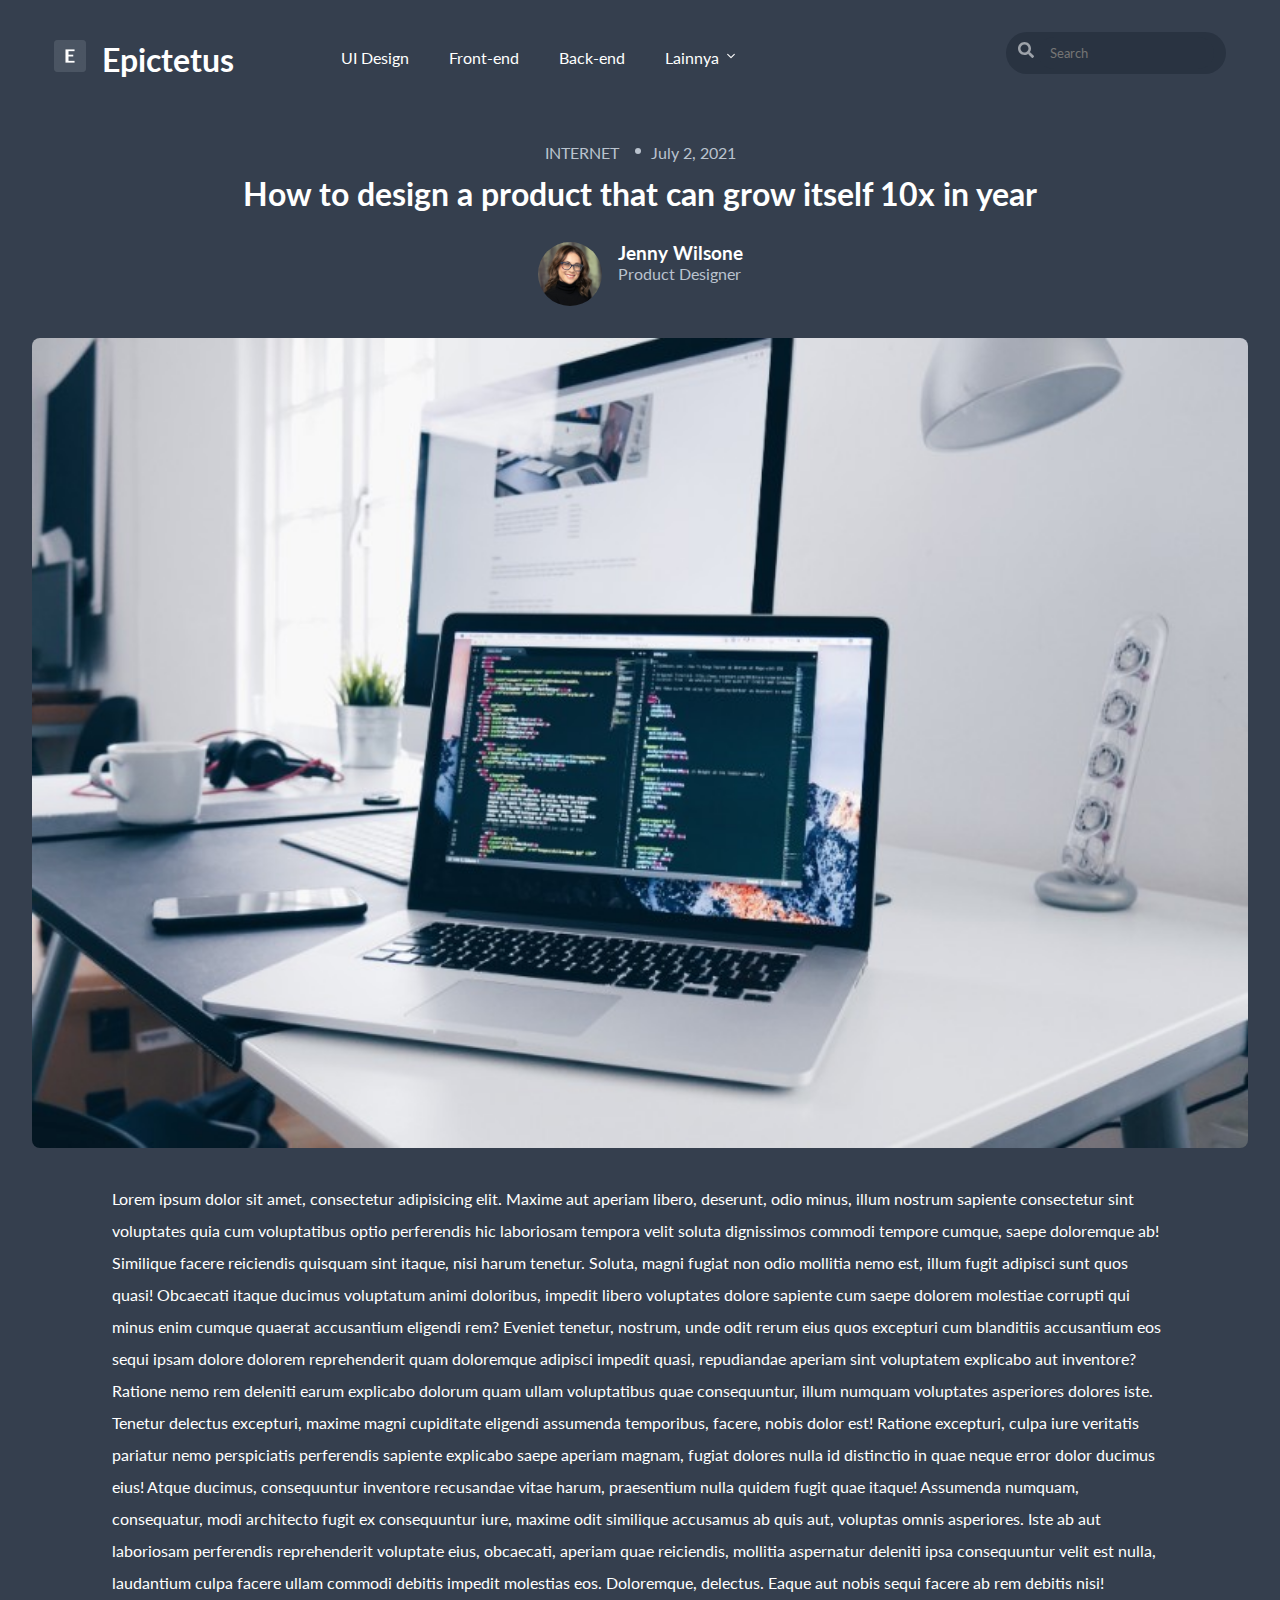
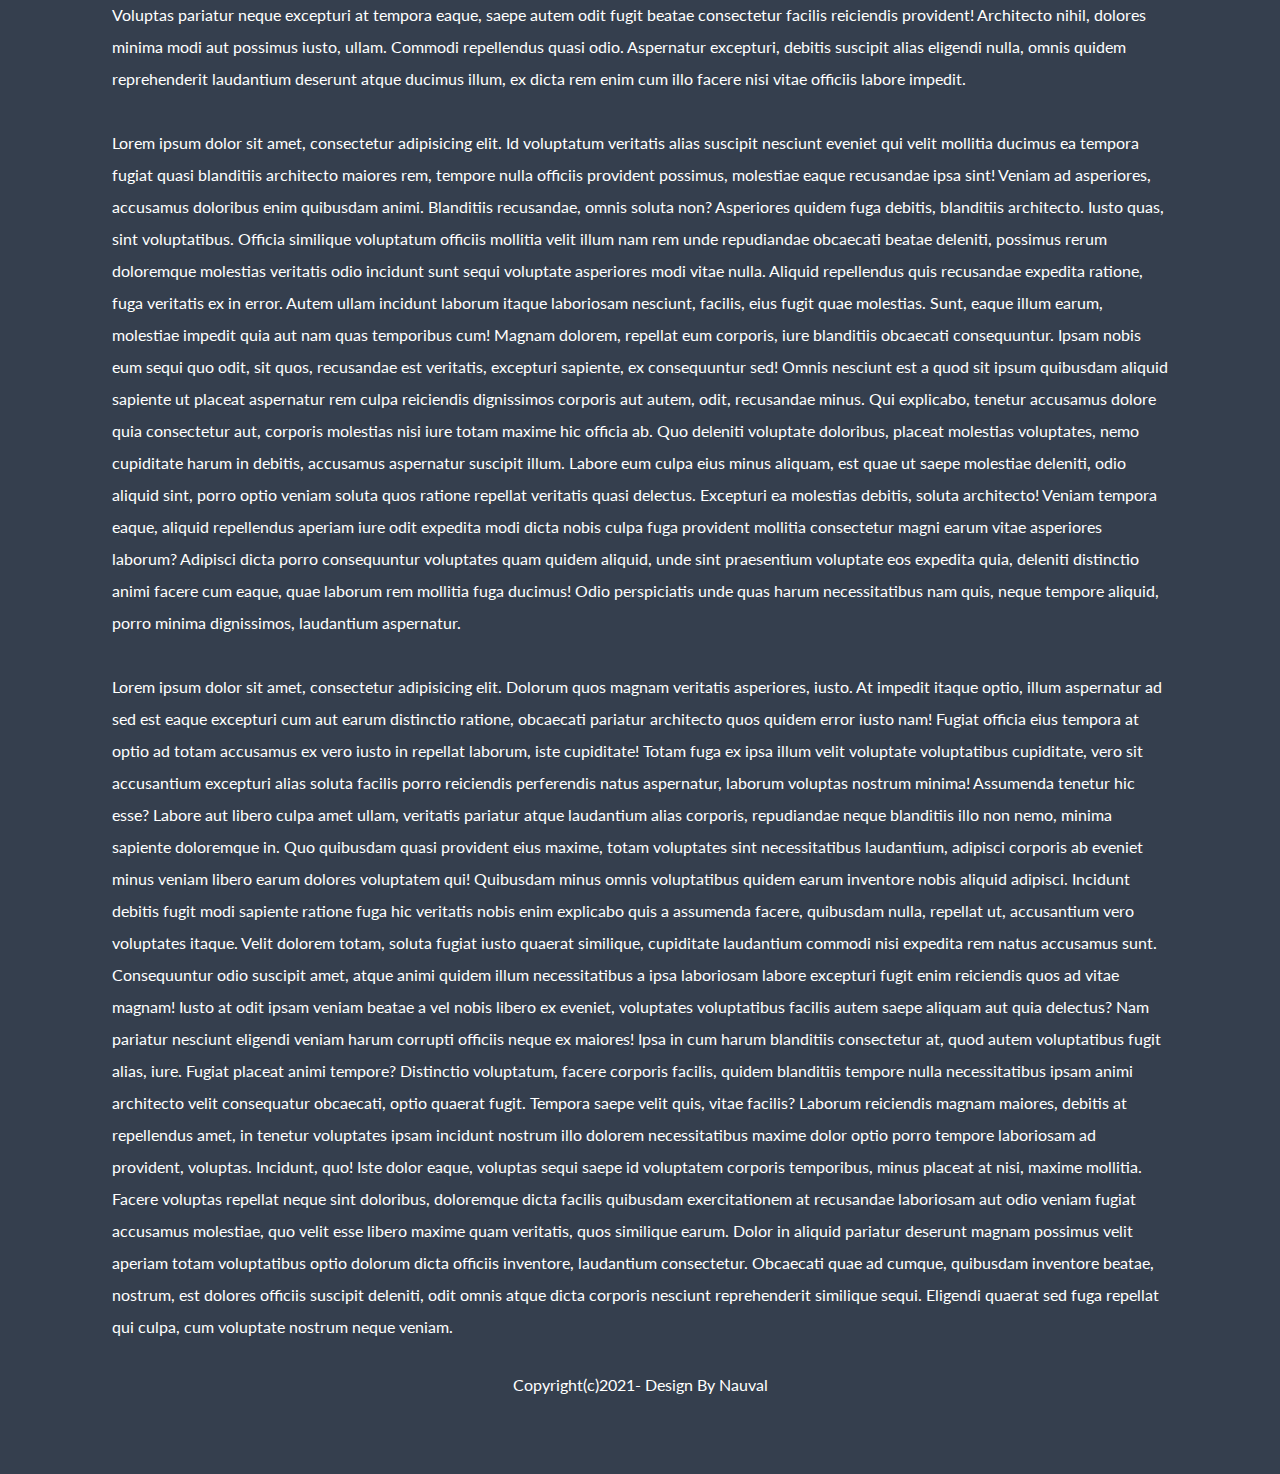
<file: detail-post7.html>
<!DOCTYPE html>
<html lang="en" dir="ltr">

<head>
  <meta charset="utf-8">
  <meta name="viewport" content="width=device-width, initial-scale=1.0"> <!-- displays site properly based on user's device -->
  <link rel="icon" type="image/png" href="image\favicon.png">
  <title>Epictetus</title>
  <!-- google fonts -->
  <link rel="preconnect" href="https://fonts.googleapis.com">
  <link rel="preconnect" href="https://fonts.gstatic.com" crossorigin>
  <link href="https://fonts.googleapis.com/css2?family=Lato:wght@300;400;700&display=swap" rel="stylesheet">

  <!-- style sheet -->
  <link rel="stylesheet" href="style.css">
</head>

<body>
  <nav>

    <!--navigation bar-->

    <button type="button" class="hamberger-menue" aria-controls="nav-link-ul" aria-expanded="false"><span class="sr-only"></span></button>

    <a href="index.html">
      <div class="brand-div">
        <img src="image\favicon.png" class="brandIcon" alt="brand Icon">
        <h1 class="brand-name">Epictetus</h1>
      </div>
    </a>

    <div class="nav-item">
      <ul data-visible="false" id="nav-link-ul" class="nav-link-ul">
        <button class="menue-close" type="button"></button>
        <li>
          <a class="nav-link" href="#UI Design">UI Design</a>
        </li>
        <li>
          <a class="nav-link" href="#Front-end">Front-end</a>
        </li>
        <li>
          <a class="nav-link" href="#Back-end">Back-end</a>
        </li>
        <li>
          <a class="nav-link" href="#Lainnya">Lainnya</a> <button type="button" class="dropdown-btn"></button>
        </li>
      </ul>
    </div>
    <form class="search-form" action="#" data-visibility="false" >
      <button type="submit" class="search-icon"></button>
      <input class="search-bar" type="search" placeholder="Search" required>
    </form>
    <button type="button" class="menue-search"></button>
  </nav>

  <!-- blog post -->
  <main>

    <section id="detail">

      <div class="card">
        <div class="type-date">
          <p class="p1">INTERNET</p>
          <p class="p3"> July 2, 2021 </p>
        </div>
        <h2>How to design a product that can grow itself 10x in year</h2>
        <div class="profile-div">
          <img class="profile-img" src="image\profile-4.jpg" alt="profile-image">
          <div class="profile-sidebar">
            <h3 class="writter-name">Jenny Wilsone</h3>
            <p class="occupation">Product Designer</p>
          </div>
        </div>
        <img class="card-img" src="image\g.jpg" alt="card-image">


        <p class="p2">Lorem ipsum dolor sit amet, consectetur adipisicing elit. Maxime aut aperiam libero, deserunt, odio minus, illum nostrum sapiente consectetur sint voluptates quia cum voluptatibus optio perferendis hic laboriosam tempora velit
          soluta dignissimos commodi tempore cumque, saepe doloremque ab! Similique facere reiciendis quisquam sint itaque, nisi harum tenetur. Soluta, magni fugiat non odio mollitia nemo est, illum fugit adipisci sunt quos quasi! Obcaecati itaque
          ducimus voluptatum animi doloribus, impedit libero voluptates dolore sapiente cum saepe dolorem molestiae corrupti qui minus enim cumque quaerat accusantium eligendi rem? Eveniet tenetur, nostrum, unde odit rerum eius quos excepturi cum
          blanditiis accusantium eos sequi ipsam dolore dolorem reprehenderit quam doloremque adipisci impedit quasi, repudiandae aperiam sint voluptatem explicabo aut inventore? Ratione nemo rem deleniti earum explicabo dolorum quam ullam
          voluptatibus quae consequuntur, illum numquam voluptates asperiores dolores iste. Tenetur delectus excepturi, maxime magni cupiditate eligendi assumenda temporibus, facere, nobis dolor est! Ratione excepturi, culpa iure veritatis pariatur
          nemo perspiciatis perferendis sapiente explicabo saepe aperiam magnam, fugiat dolores nulla id distinctio in quae neque error dolor ducimus eius! Atque ducimus, consequuntur inventore recusandae vitae harum, praesentium nulla quidem fugit
          quae itaque! Assumenda numquam, consequatur, modi architecto fugit ex consequuntur iure, maxime odit similique accusamus ab quis aut, voluptas omnis asperiores. Iste ab aut laboriosam perferendis reprehenderit voluptate eius, obcaecati,
          aperiam quae reiciendis, mollitia aspernatur deleniti ipsa consequuntur velit est nulla, laudantium culpa facere ullam commodi debitis impedit molestias eos. Doloremque, delectus. Eaque aut nobis sequi facere ab rem debitis nisi! Voluptas
          pariatur neque excepturi at tempora eaque, saepe autem odit fugit beatae consectetur facilis reiciendis provident! Architecto nihil, dolores minima modi aut possimus iusto, ullam. Commodi repellendus quasi odio. Aspernatur excepturi,
          debitis suscipit alias eligendi nulla, omnis quidem reprehenderit laudantium deserunt atque ducimus illum, ex dicta rem enim cum illo facere nisi vitae officiis labore impedit.<br><br>Lorem ipsum dolor sit amet, consectetur adipisicing
          elit. Id voluptatum veritatis alias suscipit nesciunt eveniet qui velit mollitia ducimus ea tempora fugiat quasi blanditiis architecto maiores rem, tempore nulla officiis provident possimus, molestiae eaque recusandae ipsa sint! Veniam ad
          asperiores, accusamus doloribus enim quibusdam animi. Blanditiis recusandae, omnis soluta non? Asperiores quidem fuga debitis, blanditiis architecto. Iusto quas, sint voluptatibus. Officia similique voluptatum officiis mollitia velit illum
          nam rem unde repudiandae obcaecati beatae deleniti, possimus rerum doloremque molestias veritatis odio incidunt sunt sequi voluptate asperiores modi vitae nulla. Aliquid repellendus quis recusandae expedita ratione, fuga veritatis ex in
          error. Autem ullam incidunt laborum itaque laboriosam nesciunt, facilis, eius fugit quae molestias. Sunt, eaque illum earum, molestiae impedit quia aut nam quas temporibus cum! Magnam dolorem, repellat eum corporis, iure blanditiis
          obcaecati consequuntur. Ipsam nobis eum sequi quo odit, sit quos, recusandae est veritatis, excepturi sapiente, ex consequuntur sed! Omnis nesciunt est a quod sit ipsum quibusdam aliquid sapiente ut placeat aspernatur rem culpa reiciendis
          dignissimos corporis aut autem, odit, recusandae minus. Qui explicabo, tenetur accusamus dolore quia consectetur aut, corporis molestias nisi iure totam maxime hic officia ab. Quo deleniti voluptate doloribus, placeat molestias voluptates,
          nemo cupiditate harum in debitis, accusamus aspernatur suscipit illum. Labore eum culpa eius minus aliquam, est quae ut saepe molestiae deleniti, odio aliquid sint, porro optio veniam soluta quos ratione repellat veritatis quasi delectus.
          Excepturi ea molestias debitis, soluta architecto! Veniam tempora eaque, aliquid repellendus aperiam iure odit expedita modi dicta nobis culpa fuga provident mollitia consectetur magni earum vitae asperiores laborum? Adipisci dicta porro
          consequuntur voluptates quam quidem aliquid, unde sint praesentium voluptate eos expedita quia, deleniti distinctio animi facere cum eaque, quae laborum rem mollitia fuga ducimus! Odio perspiciatis unde quas harum necessitatibus nam quis,
          neque tempore aliquid, porro minima dignissimos, laudantium aspernatur.<br><br>Lorem ipsum dolor sit amet, consectetur adipisicing elit. Dolorum quos magnam veritatis asperiores, iusto. At impedit itaque optio, illum aspernatur ad sed est
          eaque excepturi cum aut earum distinctio ratione, obcaecati pariatur architecto quos quidem error iusto nam! Fugiat officia eius tempora at optio ad totam accusamus ex vero iusto in repellat laborum, iste cupiditate! Totam fuga ex ipsa
          illum velit voluptate voluptatibus cupiditate, vero sit accusantium excepturi alias soluta facilis porro reiciendis perferendis natus aspernatur, laborum voluptas nostrum minima! Assumenda tenetur hic esse? Labore aut libero culpa amet
          ullam, veritatis pariatur atque laudantium alias corporis, repudiandae neque blanditiis illo non nemo, minima sapiente doloremque in. Quo quibusdam quasi provident eius maxime, totam voluptates sint necessitatibus laudantium, adipisci
          corporis ab eveniet minus veniam libero earum dolores voluptatem qui! Quibusdam minus omnis voluptatibus quidem earum inventore nobis aliquid adipisci. Incidunt debitis fugit modi sapiente ratione fuga hic veritatis nobis enim explicabo
          quis a assumenda facere, quibusdam nulla, repellat ut, accusantium vero voluptates itaque. Velit dolorem totam, soluta fugiat iusto quaerat similique, cupiditate laudantium commodi nisi expedita rem natus accusamus sunt. Consequuntur odio
          suscipit amet, atque animi quidem illum necessitatibus a ipsa laboriosam labore excepturi fugit enim reiciendis quos ad vitae magnam! Iusto at odit ipsam veniam beatae a vel nobis libero ex eveniet, voluptates voluptatibus facilis autem
          saepe aliquam aut quia delectus? Nam pariatur nesciunt eligendi veniam harum corrupti officiis neque ex maiores! Ipsa in cum harum blanditiis consectetur at, quod autem voluptatibus fugit alias, iure. Fugiat placeat animi tempore?
          Distinctio voluptatum, facere corporis facilis, quidem blanditiis tempore nulla necessitatibus ipsam animi architecto velit consequatur obcaecati, optio quaerat fugit. Tempora saepe velit quis, vitae facilis? Laborum reiciendis magnam
          maiores, debitis at repellendus amet, in tenetur voluptates ipsam incidunt nostrum illo dolorem necessitatibus maxime dolor optio porro tempore laboriosam ad provident, voluptas. Incidunt, quo! Iste dolor eaque, voluptas sequi saepe id
          voluptatem corporis temporibus, minus placeat at nisi, maxime mollitia. Facere voluptas repellat neque sint doloribus, doloremque dicta facilis quibusdam exercitationem at recusandae laboriosam aut odio veniam fugiat accusamus molestiae,
          quo velit esse libero maxime quam veritatis, quos similique earum. Dolor in aliquid pariatur deserunt magnam possimus velit aperiam totam voluptatibus optio dolorum dicta officiis inventore, laudantium consectetur. Obcaecati quae ad cumque,
          quibusdam inventore beatae, nostrum, est dolores officiis suscipit deleniti, odit omnis atque dicta corporis nesciunt reprehenderit similique sequi. Eligendi quaerat sed fuga repellat qui culpa, cum voluptate nostrum neque veniam.</p>

      </div>

    </section>

  </main>

  <!-- footer section -->
  <footer>
    <p class="p-footer">Copyright(c)2021- Design By Nauval</p>
  </footer>

  <!-- javascript file -->
  <script src="index.js" charset="utf-8"></script>
</body>

</html>
</file>
<file: style.css>
* {
  margin: 0;
  padding: 0;
  background-color: #353f4e;
  color: #FFFFFF;
  font-family: 'Lato', sans-serif;
}

/* navigation bar - desktop size*/
nav {
  display: flex;
  flex-wrap: wrap;
  justify-content: space-around;
  padding: 2rem 0;
}

.brand-div {
  display: flex;
  grid-gap: 1rem;
  justify-content: center;
  margin: 0.5rem 0 0;
  cursor: pointer;
}

.brandIcon {
  width: 2rem;
  height: 2rem;
}

.nav-item {
  margin: 1rem 10rem 0 0;
}

.nav-link-ul {
  display: flex;
  grid-gap: 2.5rem;
  justify-content: center;
}

.nav-link-ul li {
  list-style: none;
}

a {
  text-decoration: none;
}

.dropdown-btn {
  background: url("image/arrow.svg");
  width: 1rem;
  height: 1rem;
  border: none;
  cursor: pointer;
}

/* search bar */
form {
  background-color: #293341;
  border-radius: 2rem;
  padding: 5px 12px;
  height: 2rem;
}

.search-icon {
  background: url("image/search-solid.svg");
  width: 1rem;
  height: 1rem;
  border: none;
  cursor: pointer;
}

.search-bar {
  background-color: #293341;
  border: none;
  border-radius: 2rem;
  padding: 5px 12px;
  width: 11rem;
  height: 2rem;
}

/* navigation bar - mobile size*/
.hamberger-menue {
  background: url("image/hamberger-menu.svg");
  display: none;
  width: 1.5rem;
  height: 1.5rem;
  margin: 10px;
  border: none;
  cursor: pointer;
}

.menue-close {
  background: url("image/menue-close.svg");
  display: none;
  width: 1.5rem;
  height: 1.5rem;
  border: none;
  cursor: pointer;
}

.menue-search {
  background: url("image/search-solid.svg");
  display: none;
  width: 1.5rem;
  height: 1.5rem;
  margin: 10px;
  border: none;
  cursor: pointer;
}

@media screen and (max-width:1085px) {
  .nav-item {
    margin: 1rem 0 0 0;
  }
}

@media screen and (max-width:885px) {

  /* hamberger-menue button */
  .hamberger-menue {
    display: block;
  }

  .nav-link-ul {
    position: fixed;
    z-index: 1;
    inset: 0 40% 0 0;
    background-color: hsl(0 0% 52% /0.95);
    flex-direction: column;
    justify-content: flex-start;
    padding: 5rem 0 0 6rem;
    transition: transform 350ms ease-out;
    transform: translateX(-100%);
  }

  .nav-link-ul[data-visible="true"] {
    transform: translateX(-0%);
  }

  nav li, nav a {
    background-color: transparent;
  }

  .menue-close {
    position: absolute;
    display: block;
    z-index: 99;
    left: 2.0rem;
    top: 2.3rem;
  }
}

@media screen and (max-width:500px) {

  /* menue-search  button */
  form {
    position: absolute;
    top: 90px;
    right: 25px;
    transform: translateY(-1000%);
    transition: transform 350ms ease-out;
  }

  form:before {
    position: absolute;
    content: "";
    top: -20px;
    right: 1rem;
    width: 0;
    height: 0;
    z-index: 1;
    border: 10px solid transparent;
    border-bottom-color: #293341;
  }

  form[data-visibility="true"] {
    transform: translateY(0%);
  }

  .menue-search {
    display: block;
  }
}

/* index.html blog posts- main section - mobile size */
.card {
  margin: 5rem 2rem;
}

.card:after {
  content: "";
  position: absolute;
  width: 80%;
  height: 2px;
  left: 10%;
  right: 10%;
  background: #51555a;
  border-radius: 1rem;
  margin: 2rem 0;
}

.last:after {
  display: none;
}

.card-img {
  width: 100%;
  height: 100%;
  border-radius: .5rem;
}

.profile-div {
  display: flex;
  flex-direction: row;
  grid-gap: 1rem;
  margin: 2rem 0 0 0;
}

.profile-sidebar {
  display: flex;
  flex-direction: column;
}

.profile-img {
  width: 4rem;
  height: 4rem;
  border-radius: 50%;
}

.p1, .p3 {
  display: inline-block;
  margin: 1rem;
  color: #bac3ce;
}

.p1:after {
  content: "";
  position: absolute;
  width: 6px;
  height: 6px;
  background: #bac3ce;
  border-radius: 50%;
  margin: 0.3rem 1rem 0;
}

h2, .p2 {
  line-height: 2rem;
}

#home .p2 {
  color: #bac3ce;
}

.occupation {
  color: #bac3ce;
}

/* index.html blog posts- main section - desktop size */
@media screen and (min-width:1050px) {
  .first-blog {
    display: flex;
    flex-direction: row;
    justify-content: center;
  }

  .first-blog-txt {
    margin: 0 0 0 1rem;
    width: 50%;
  }

  .blogs {
    display: grid;
    grid-template-columns: repeat(3, 1fr);
  }

  .card {
    margin: 2rem 2rem;
  }

  .card:after {
    display: none;
  }
}

@media screen and (min-width:1250px) {
  .first-blog-txt {
    margin: 0 4rem 0 5rem;
  }
}

/* detail-post.html blog posts- detail section - mobile size*/
#detail h2 {
  margin: 0 3rem;
  text-align: center;
  font-size: 2rem;
}

#detail .type-date {
  display: flex;
  justify-content: center;
  text-align: center;
}

#detail .profile-div {
  justify-content: center;
  margin-bottom: 2rem;
}

#detail .card {
  margin: 1rem 2rem;
}

#detail .card:after {
  display: none;
}

#detail .p2 {
  margin: 2rem 0;
}

@media screen and (max-width:600px) {
  #detail h2 {
    margin: 0 1.5rem;
  }
}

/* detail-post.html blog posts- detail section - desktop size*/
@media screen and (min-width:820px) {
  #detail .p2 {
    margin: 2rem 5rem;
  }
}

/* footer section */
footer {
  display: flex;
  justify-content: center;
  text-align: center;
  margin: 0 0 5rem 0;
}

/* hover effects */
#home .blogs .card:hover {
  transform: scale(1.03);
  transition: all 300ms ease;
}

#home h2:hover {
  color: #FEC260;
}

.nav-link:hover {
  color: #FEC260;
}

@media screen and (max-width:1050px) {
  #home .first-blog:hover {
    transform: scale(1.03);
    transition: all 300ms ease;
  }
}
</file>
